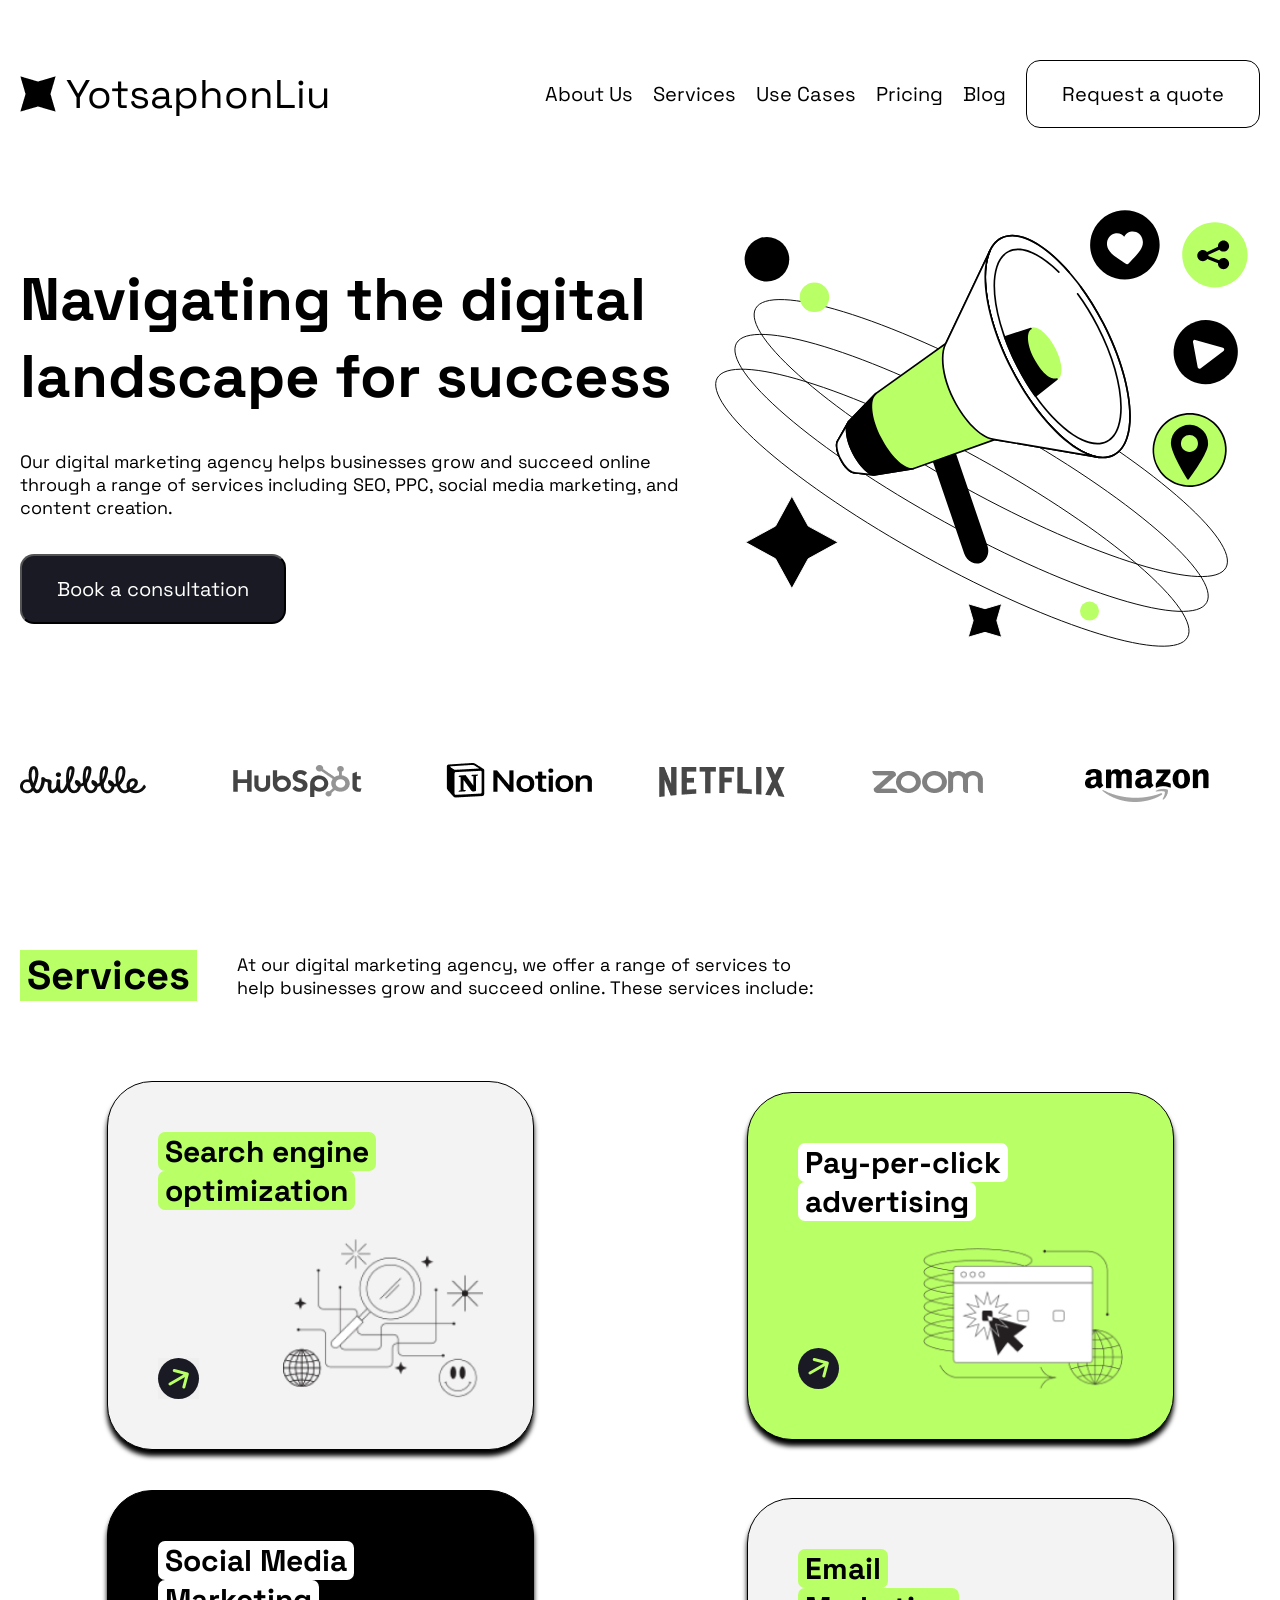
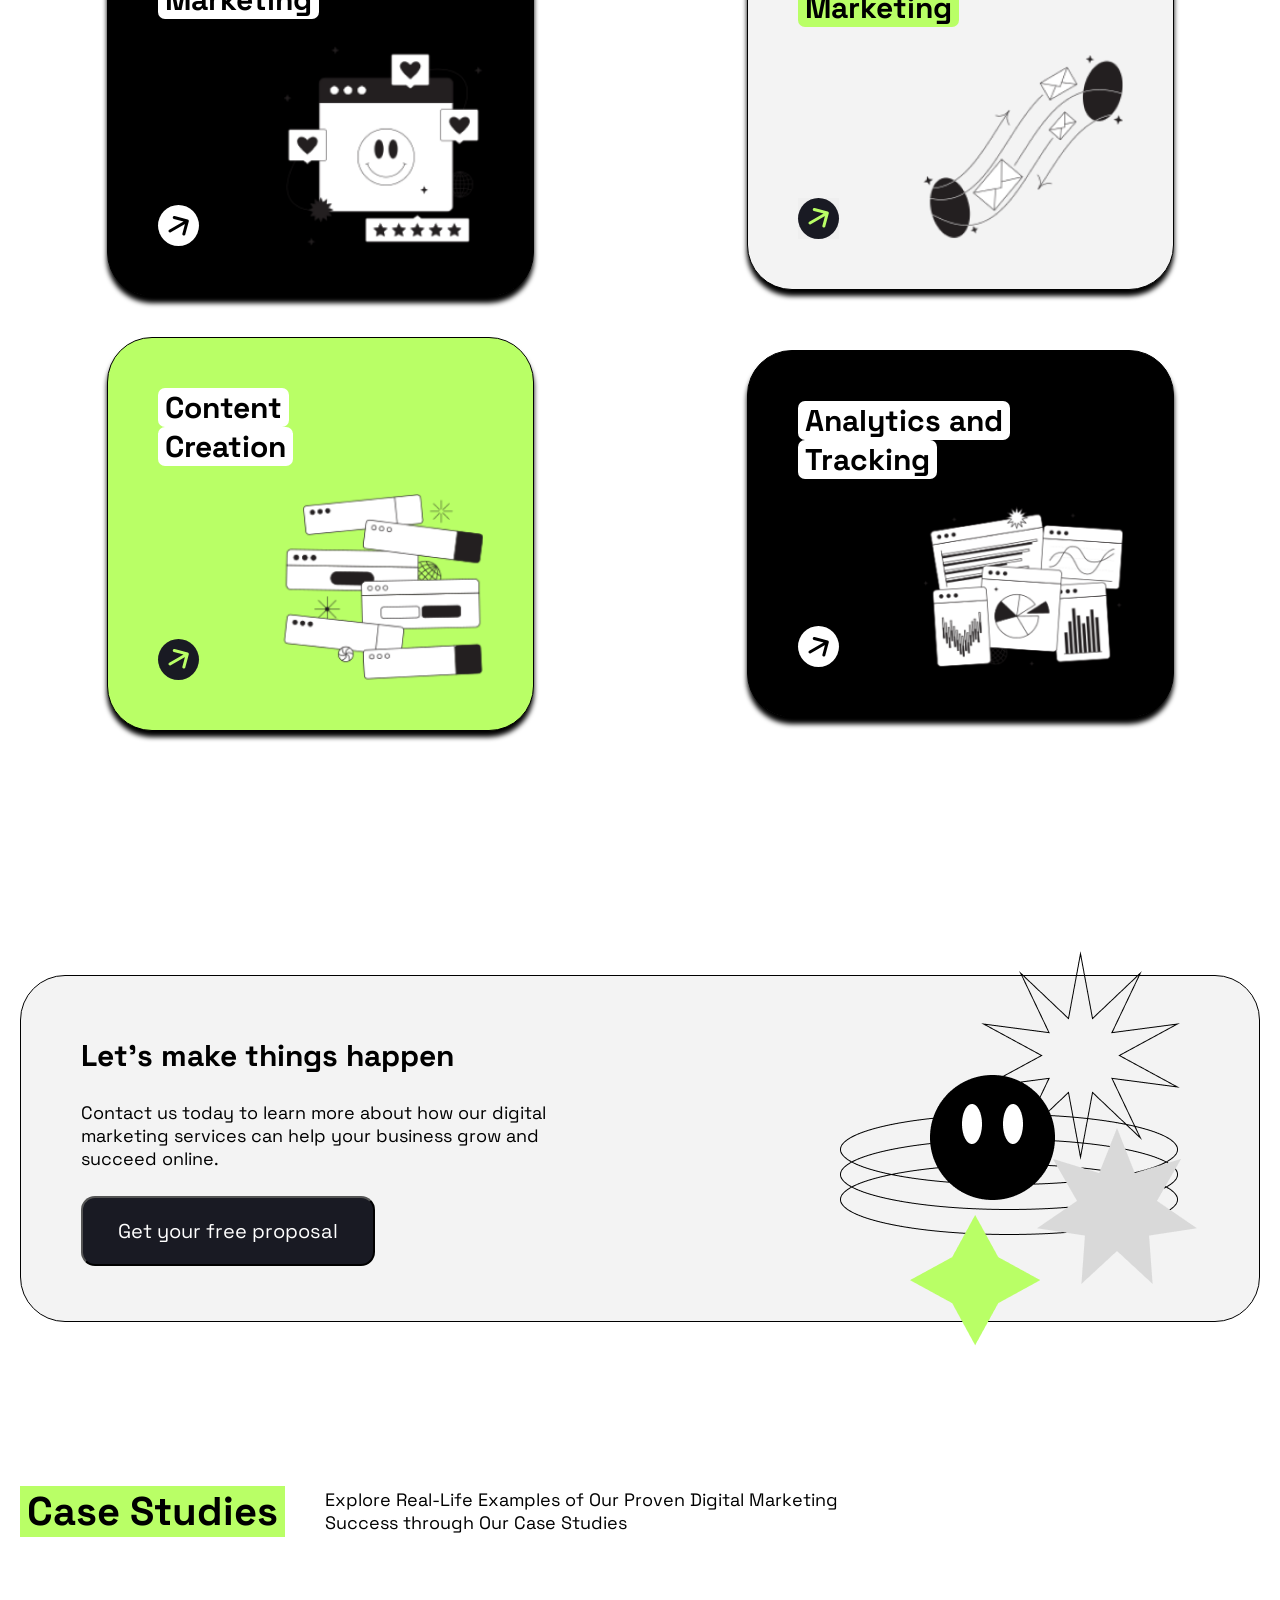
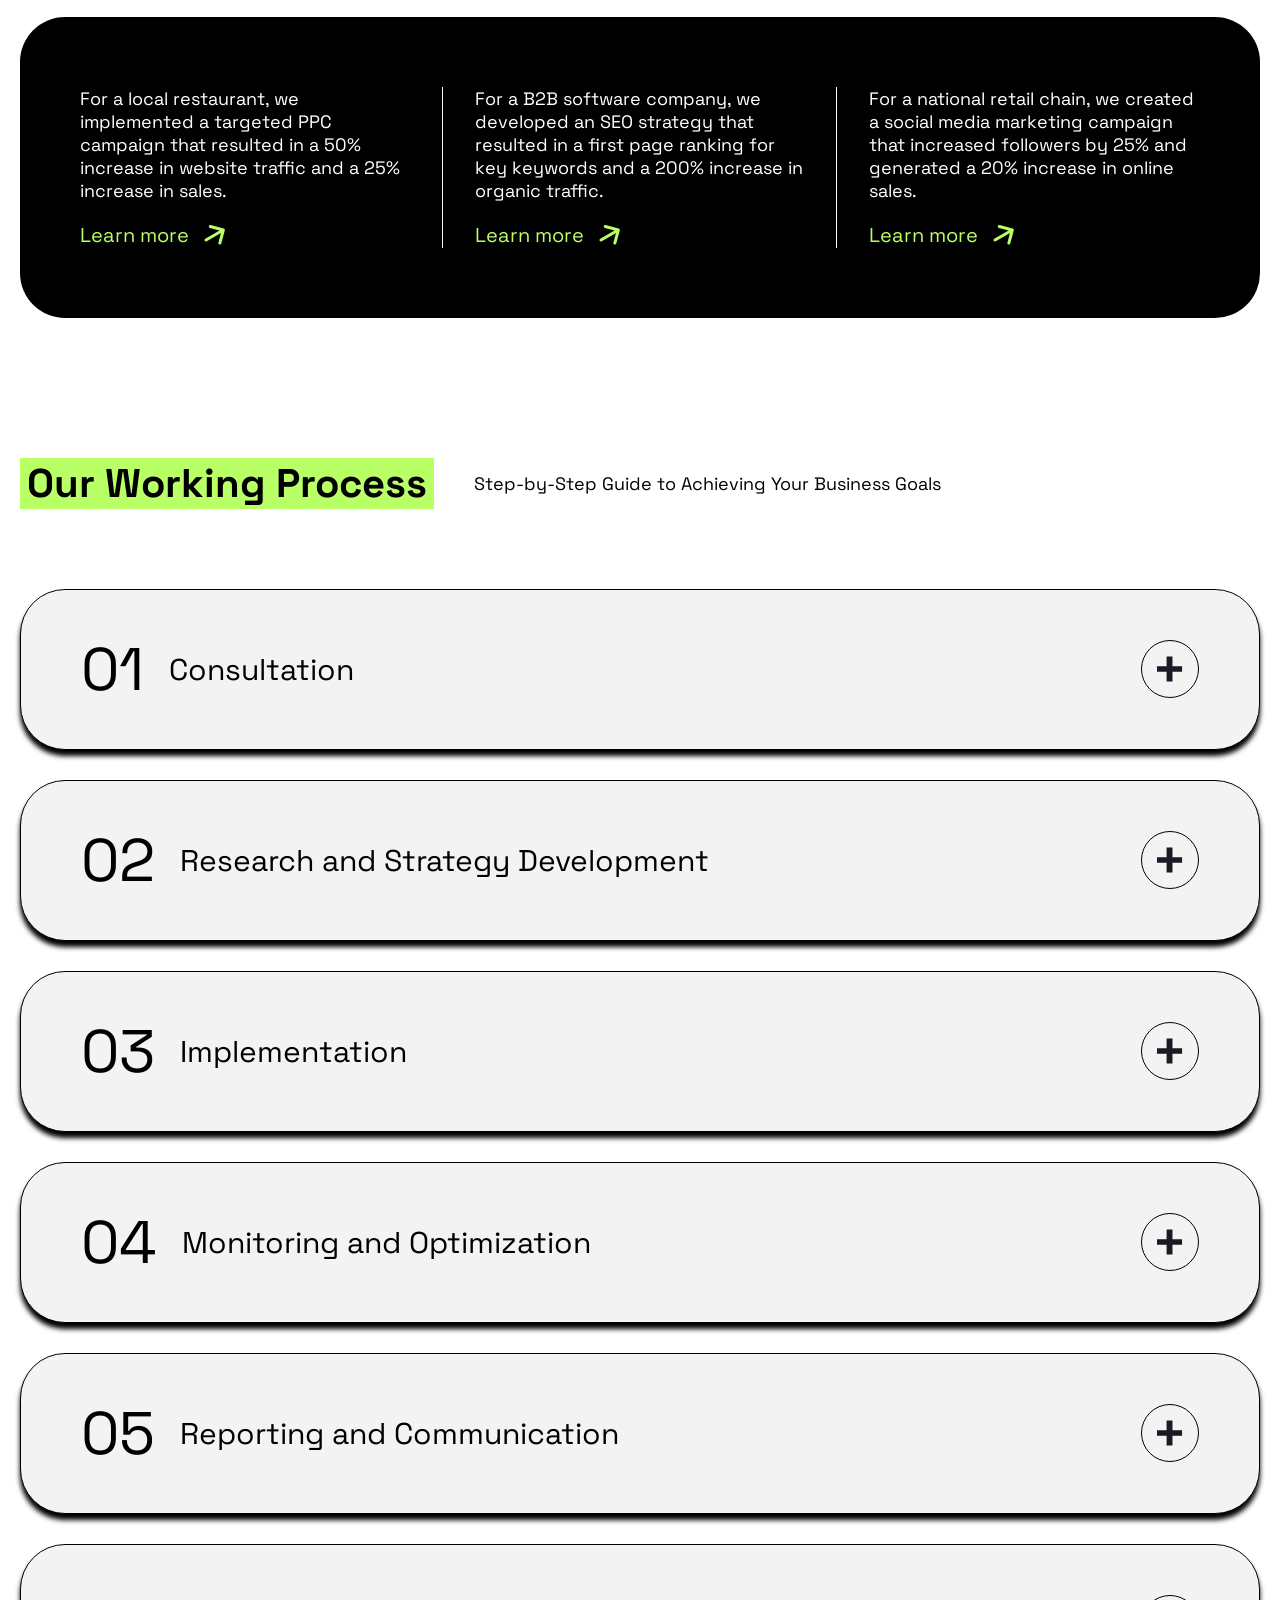
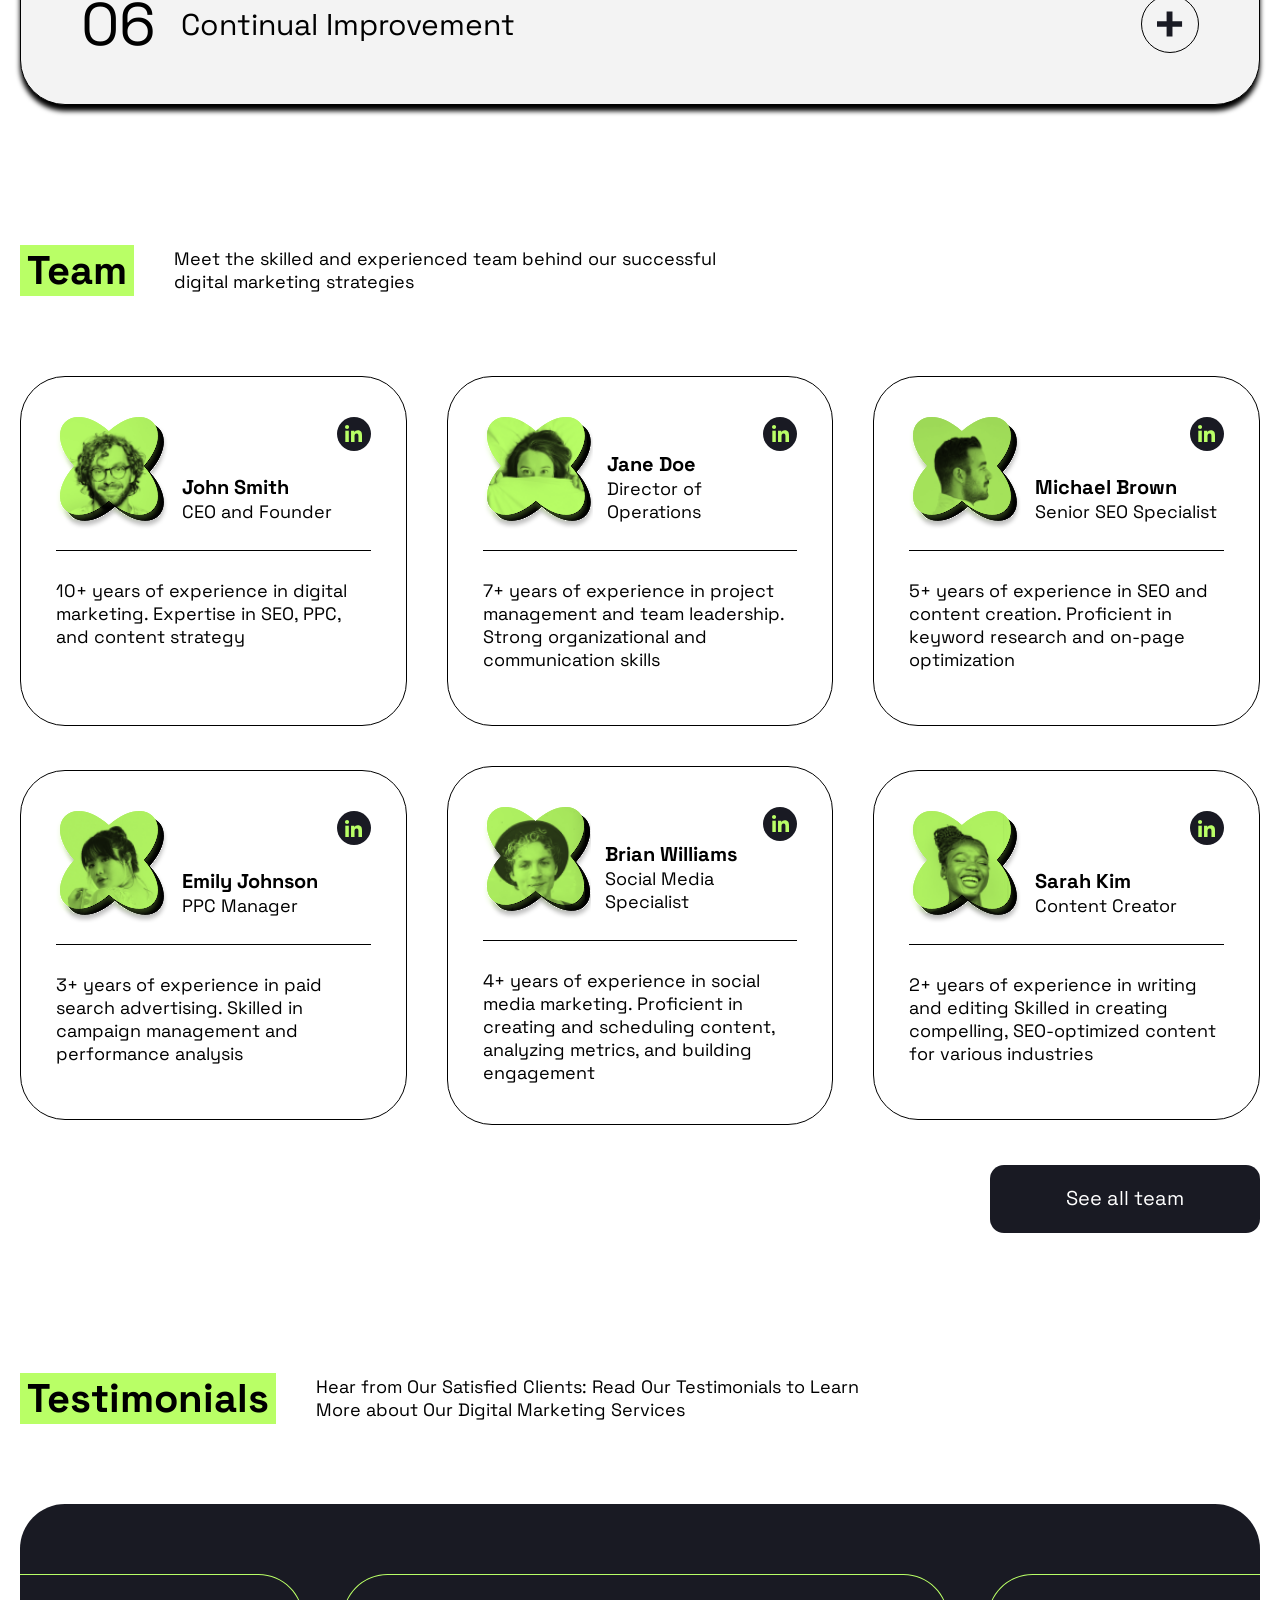
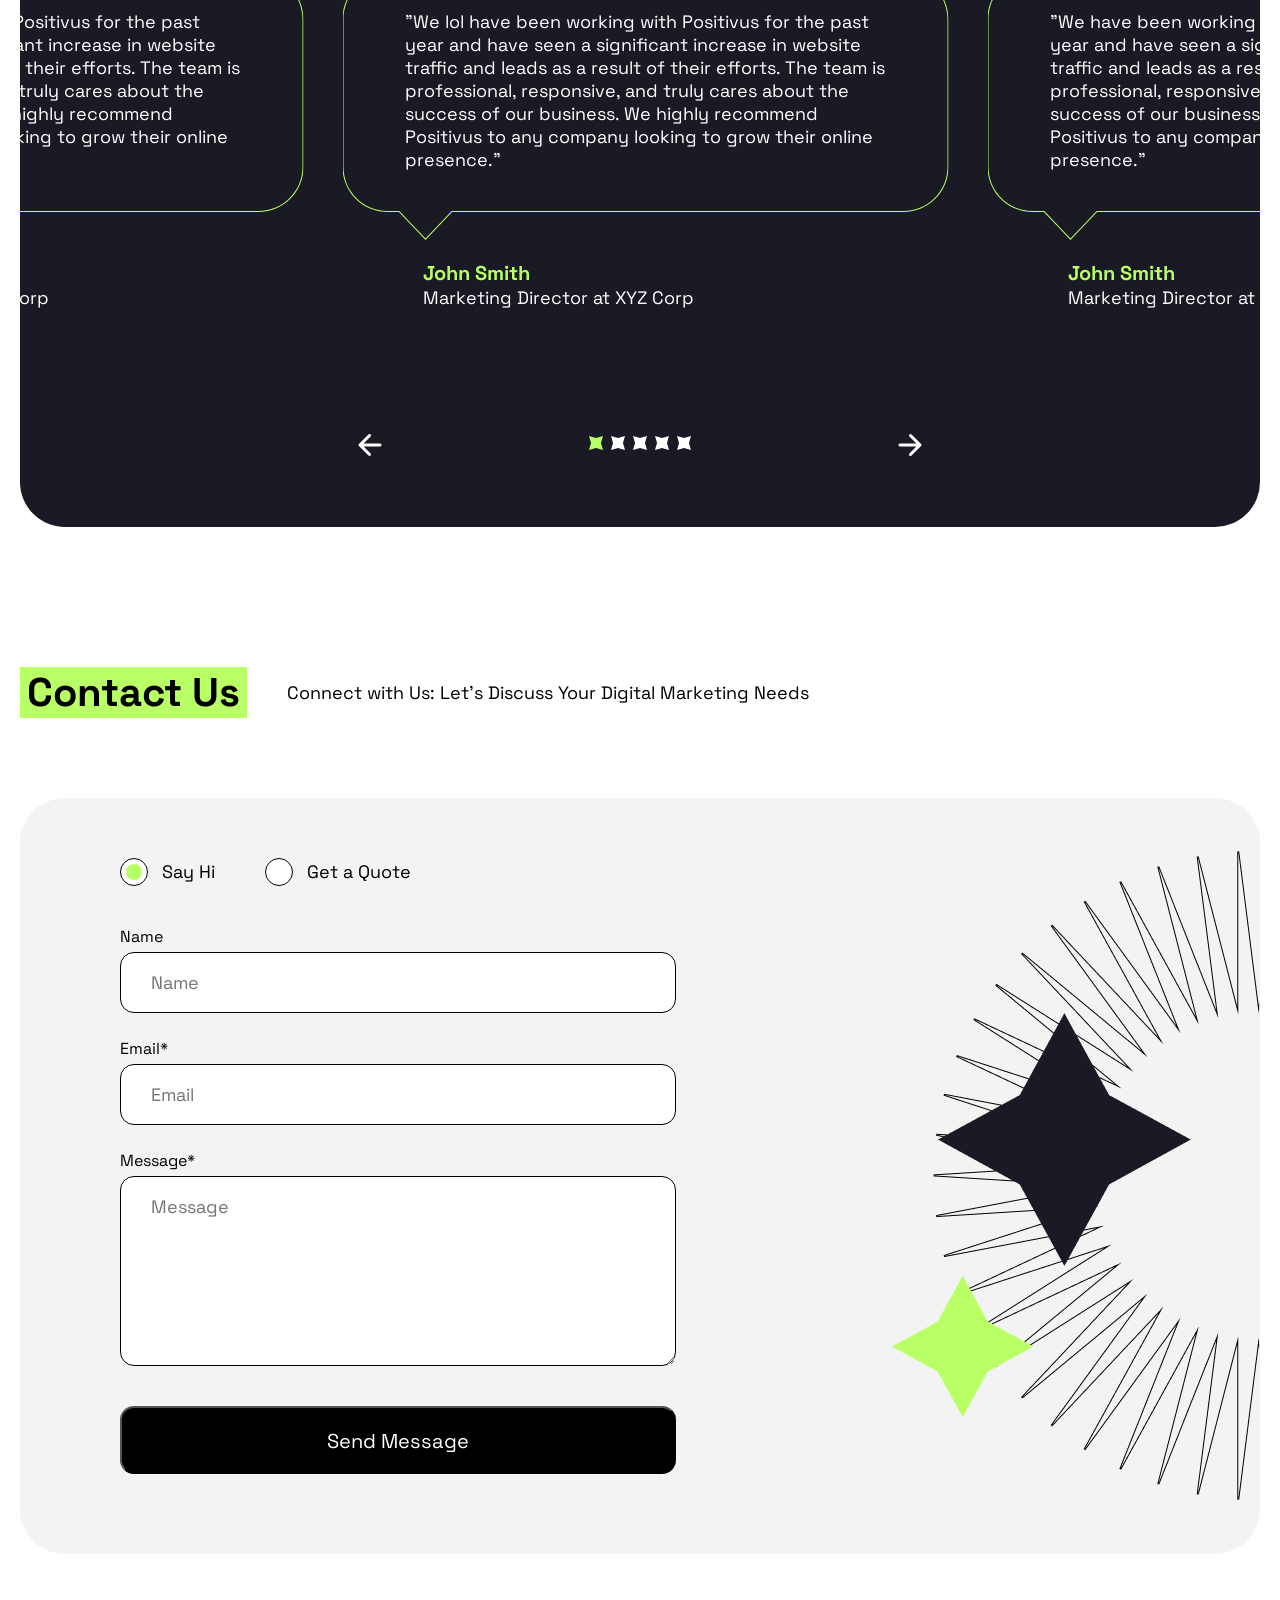
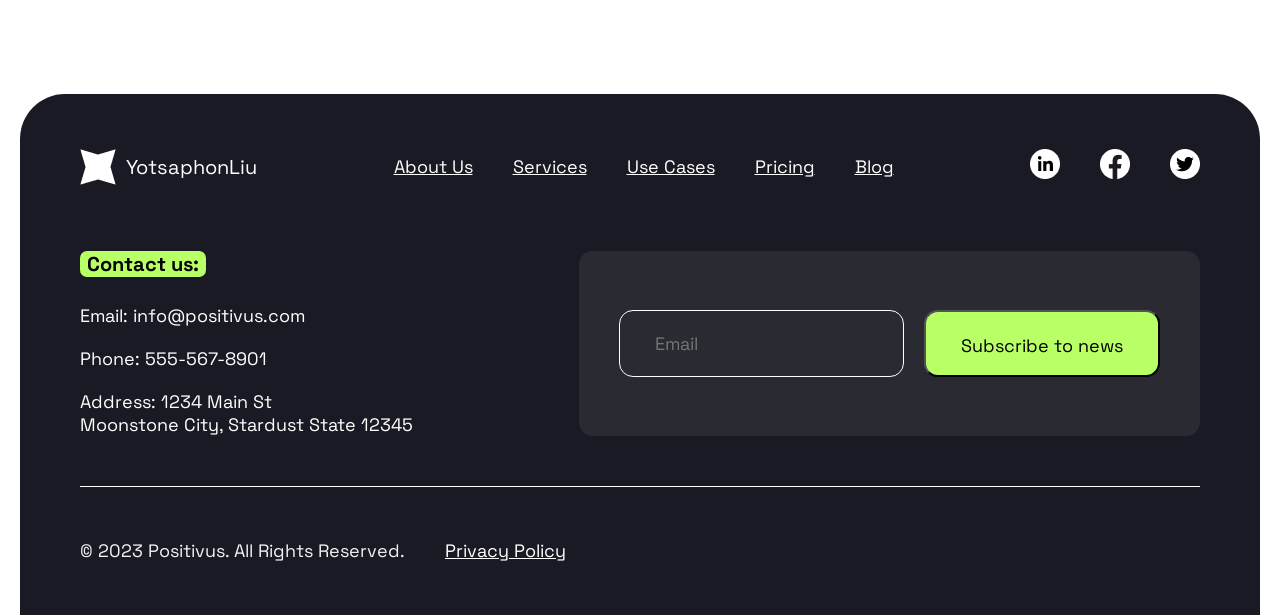
<file: index.html>
<!DOCTYPE html>
<html lang="en">
  <head>
    <meta charset="UTF-8" />
    <meta name="viewport" content="width=device-width, initial-scale=1.0" />
    <title>Positivus</title>

    <link
      rel="stylesheet"
      href="https://cdn.jsdelivr.net/npm/swiper@11/swiper-bundle.min.css"
    />

    <link rel="stylesheet" href="/css/style.css" />
  </head>
  <body>
    <nav>
      <div class="container">
        <div class="nav-wrapper">
          <div class="logo">
            <a href="#">
              <img src="/asset/icons/Icon.png" alt="icon" />
              <span>YotsaphonLiu</span>
            </a>
          </div>
          <input type="checkbox" id="sidebar-active" />
          <div class="hamberger-icon" id="hamberger-icon">
            <svg
              width="26"
              height="19"
              viewBox="0 0 26 19"
              xmlns="http://www.w3.org/2000/svg"
            >
              <path
                d="M1 1.80664H25"
                stroke="black"
                stroke-width="2"
                stroke-linecap="round"
              />
              <path
                d="M1 9.80664H25"
                stroke="black"
                stroke-width="2"
                stroke-linecap="round"
              />
              <path
                d="M1 17.8066H25"
                stroke="black"
                stroke-width="2"
                stroke-linecap="round"
              />
            </svg>
          </div>
          <div class="menu">
            <div class="close-icon" id="close-icon">
              <svg
                xmlns="http://www.w3.org/2000/svg"
                height="24px"
                viewBox="0 -960 960 960"
                width="24px"
              >
                <path
                  d="m256-200-56-56 224-224-224-224 56-56 224 224 224-224 56 56-224 224 224 224-56 56-224-224-224 224Z"
                />
              </svg>
            </div>

            <li><a href="#">About Us</a></li>
            <li><a href="#">Services</a></li>
            <li><a href="#">Use Cases</a></li>
            <li><a href="#">Pricing</a></li>
            <li><a href="#">Blog</a></li>
            <li class="menu-btn"><a href="#">Request a quote</a></li>
          </div>
        </div>
      </div>
    </nav>
    <!-- banner -->
    <section class="banner">
      <div class="container">
        <div class="banner-wrapper">
          <div class="banner-info">
            <h1>Navigating the digital landscape for success</h1>
            <div class="banner-img">
              <img src="/asset/icons/svg/Illustration.svg" alt="" />
            </div>
            <p>
              Our digital marketing agency helps businesses grow and succeed
              online through a range of services including SEO, PPC, social
              media marketing, and content creation.
            </p>
            <button class="banner-btn">
              <a href="#">Book a consultation</a>
            </button>
          </div>

          <div class="banner-img">
            <img src="/asset/icons/svg/Illustration.svg" alt="" />
          </div>
        </div>
      </div>
    </section>
    <!-- logo-of-companys -->
    <section class="logo-types">
      <div class="container">
        <div class="logo-types-wrapper">
          <div class="swiper laptop-logo-swipe">
            <div class="swiper-wrapper">
              <div class="swiper-slide">
                <img src="/asset/logo/amazon.png" alt="amazon" />
              </div>
              <div class="swiper-slide">
                <img src="/asset/logo/dribbble.png" alt="dribbble" />
              </div>
              <div class="swiper-slide">
                <img src="/asset/logo/hubspot.png" alt="hubspot" />
              </div>
              <div class="swiper-slide">
                <img src="/asset/logo/notion.png" alt="notion" />
              </div>
              <div class="swiper-slide">
                <img src="/asset/logo/netflix.png" alt="netflix" />
              </div>
              <div class="swiper-slide">
                <img src="/asset/logo/zoom.png" alt="zoom" />
              </div>
              <div class="swiper-slide">
                <img src="/asset/logo/amazon.png" alt="amazon" />
              </div>
              <div class="swiper-slide">
                <img src="/asset/logo/dribbble.png" alt="dribbble" />
              </div>
              <div class="swiper-slide">
                <img src="/asset/logo/hubspot.png" alt="hubspot" />
              </div>
              <div class="swiper-slide">
                <img src="/asset/logo/notion.png" alt="notion" />
              </div>
              <div class="swiper-slide">
                <img src="/asset/logo/netflix.png" alt="netflix" />
              </div>
              <div class="swiper-slide">
                <img src="/asset/logo/zoom.png" alt="zoom" />
              </div>
            </div>
          </div>
        </div>
        <div class="logo-types-mobile-carousel">
          <div class="carousel-track">
            <div class="swiper r-logo-swipe">
              <div class="swiper-wrapper">
                <div class="swiper-slide">
                  <img src="/asset/logo/amazon.png" alt="amazon" />
                </div>
                <div class="swiper-slide">
                  <img src="/asset/logo/dribbble.png" alt="dribbble" />
                </div>
                <div class="swiper-slide">
                  <img src="/asset/logo/hubspot.png" alt="hubspot" />
                </div>
                <div class="swiper-slide">
                  <img src="/asset/logo/amazon.png" alt="amazon" />
                </div>
                <div class="swiper-slide">
                  <img src="/asset/logo/dribbble.png" alt="dribbble" />
                </div>
                <div class="swiper-slide">
                  <img src="/asset/logo/hubspot.png" alt="hubspot" />
                </div>
              </div>
            </div>

            <div class="swiper l-logo-swipe">
              <div class="swiper-wrapper">
                <div class="swiper-slide">
                  <img src="/asset/logo/notion.png" alt="notion" />
                </div>
                <div class="swiper-slide">
                  <img src="/asset/logo/netflix.png" alt="netflix" />
                </div>
                <div class="swiper-slide">
                  <img src="/asset/logo/zoom.png" alt="zoom" />
                </div>
                <div class="swiper-slide">
                  <img src="/asset/logo/notion.png" alt="notion" />
                </div>
                <div class="swiper-slide">
                  <img src="/asset/logo/netflix.png" alt="netflix" />
                </div>
                <div class="swiper-slide">
                  <img src="/asset/logo/zoom.png" alt="zoom" />
                </div>
              </div>
            </div>
          </div>
        </div>
      </div>
    </section>
    <!-- services -->
    <section class="services">
      <div class="container">
        <div class="section-card">
          <div class="services-wrapper">
            <div class="container-header">
              <h2>Services</h2>
              <p>
                At our digital marketing agency, we offer a range of services to
                help businesses grow and succeed online. These services include:
              </p>
            </div>
            <div class="services-grid">
              <div class="services-grid-item">
                <div class="services-grid-item-info-title">
                  <h3>Search engine</h3>
                  <br />
                  <h3>optimization</h3>
                </div>
                <button class="learn-more-btn">
                  <div class="arrow-icon">
                    <svg
                      width="21"
                      height="20"
                      viewBox="0 0 21 20"
                      xmlns="http://www.w3.org/2000/svg"
                    >
                      <path
                        d="M1.25 13.701C0.532561 14.1152 0.286748 15.0326 0.700962 15.75C1.11518 16.4674 2.03256 16.7133 2.75 16.299L1.25 13.701ZM20.7694 5.38823C20.9838 4.58803 20.5089 3.76552 19.7087 3.55111L6.66874 0.0570541C5.86854 -0.157359 5.04603 0.317515 4.83162 1.11771C4.61721 1.91791 5.09208 2.74042 5.89228 2.95483L17.4834 6.06066L14.3776 17.6518C14.1631 18.452 14.638 19.2745 15.4382 19.4889C16.2384 19.7033 17.0609 19.2284 17.2753 18.4282L20.7694 5.38823ZM2.75 16.299L20.0705 6.29904L18.5705 3.70096L1.25 13.701L2.75 16.299Z"
                      />
                    </svg>
                  </div>
                  <div class="learn-more-text">Learn more</div>
                </button>
                <div class="services-grid-item-img">
                  <img src="/asset/interface/zoom.png" alt="zoom" />
                </div>
              </div>
              <div class="services-grid-item">
                <div class="services-grid-item-info">
                  <div class="services-grid-item-info-title">
                    <h3>Pay-per-click</h3>
                    <br />
                    <h3>advertising</h3>
                  </div>
                  <button class="learn-more-btn">
                    <div class="arrow-icon">
                      <svg
                        width="21"
                        height="20"
                        viewBox="0 0 21 20"
                        xmlns="http://www.w3.org/2000/svg"
                      >
                        <path
                          d="M1.25 13.701C0.532561 14.1152 0.286748 15.0326 0.700962 15.75C1.11518 16.4674 2.03256 16.7133 2.75 16.299L1.25 13.701ZM20.7694 5.38823C20.9838 4.58803 20.5089 3.76552 19.7087 3.55111L6.66874 0.0570541C5.86854 -0.157359 5.04603 0.317515 4.83162 1.11771C4.61721 1.91791 5.09208 2.74042 5.89228 2.95483L17.4834 6.06066L14.3776 17.6518C14.1631 18.452 14.638 19.2745 15.4382 19.4889C16.2384 19.7033 17.0609 19.2284 17.2753 18.4282L20.7694 5.38823ZM2.75 16.299L20.0705 6.29904L18.5705 3.70096L1.25 13.701L2.75 16.299Z"
                        />
                      </svg>
                    </div>
                    <div class="learn-more-text">Learn more</div>
                  </button>
                </div>
                <div class="services-grid-item-img">
                  <img src="/asset/interface/click.png" alt="click" />
                </div>
              </div>
              <div class="services-grid-item">
                <div class="services-grid-item-info">
                  <div class="services-grid-item-info-title">
                    <h3>Social Media</h3>
                    <br />
                    <h3>Marketing</h3>
                  </div>
                  <button class="learn-more-btn">
                    <div class="arrow-icon">
                      <svg
                        width="21"
                        height="20"
                        viewBox="0 0 21 20"
                        xmlns="http://www.w3.org/2000/svg"
                      >
                        <path
                          d="M1.25 13.701C0.532561 14.1152 0.286748 15.0326 0.700962 15.75C1.11518 16.4674 2.03256 16.7133 2.75 16.299L1.25 13.701ZM20.7694 5.38823C20.9838 4.58803 20.5089 3.76552 19.7087 3.55111L6.66874 0.0570541C5.86854 -0.157359 5.04603 0.317515 4.83162 1.11771C4.61721 1.91791 5.09208 2.74042 5.89228 2.95483L17.4834 6.06066L14.3776 17.6518C14.1631 18.452 14.638 19.2745 15.4382 19.4889C16.2384 19.7033 17.0609 19.2284 17.2753 18.4282L20.7694 5.38823ZM2.75 16.299L20.0705 6.29904L18.5705 3.70096L1.25 13.701L2.75 16.299Z"
                        />
                      </svg>
                    </div>
                    <div class="learn-more-text">Learn more</div>
                  </button>
                </div>
                <div class="services-grid-item-img">
                  <img src="/asset/interface/smile.png" alt="smile" />
                </div>
              </div>
              <div class="services-grid-item">
                <div class="services-grid-item-info">
                  <div class="services-grid-item-info-title">
                    <h3>Email</h3>
                    <br />
                    <h3>Marketing</h3>
                  </div>
                  <button class="learn-more-btn">
                    <div class="arrow-icon">
                      <svg
                        width="21"
                        height="20"
                        viewBox="0 0 21 20"
                        xmlns="http://www.w3.org/2000/svg"
                      >
                        <path
                          d="M1.25 13.701C0.532561 14.1152 0.286748 15.0326 0.700962 15.75C1.11518 16.4674 2.03256 16.7133 2.75 16.299L1.25 13.701ZM20.7694 5.38823C20.9838 4.58803 20.5089 3.76552 19.7087 3.55111L6.66874 0.0570541C5.86854 -0.157359 5.04603 0.317515 4.83162 1.11771C4.61721 1.91791 5.09208 2.74042 5.89228 2.95483L17.4834 6.06066L14.3776 17.6518C14.1631 18.452 14.638 19.2745 15.4382 19.4889C16.2384 19.7033 17.0609 19.2284 17.2753 18.4282L20.7694 5.38823ZM2.75 16.299L20.0705 6.29904L18.5705 3.70096L1.25 13.701L2.75 16.299Z"
                        />
                      </svg>
                    </div>
                    <div class="learn-more-text">Learn more</div>
                  </button>
                </div>
                <div class="services-grid-item-img">
                  <img src="/asset/interface/message.png" alt="message" />
                </div>
              </div>
              <div class="services-grid-item">
                <div class="services-grid-item-info">
                  <div class="services-grid-item-info-title">
                    <h3>Content</h3>
                    <br />
                    <h3>Creation</h3>
                  </div>
                  <button class="learn-more-btn">
                    <div class="arrow-icon">
                      <svg
                        width="21"
                        height="20"
                        viewBox="0 0 21 20"
                        xmlns="http://www.w3.org/2000/svg"
                      >
                        <path
                          d="M1.25 13.701C0.532561 14.1152 0.286748 15.0326 0.700962 15.75C1.11518 16.4674 2.03256 16.7133 2.75 16.299L1.25 13.701ZM20.7694 5.38823C20.9838 4.58803 20.5089 3.76552 19.7087 3.55111L6.66874 0.0570541C5.86854 -0.157359 5.04603 0.317515 4.83162 1.11771C4.61721 1.91791 5.09208 2.74042 5.89228 2.95483L17.4834 6.06066L14.3776 17.6518C14.1631 18.452 14.638 19.2745 15.4382 19.4889C16.2384 19.7033 17.0609 19.2284 17.2753 18.4282L20.7694 5.38823ZM2.75 16.299L20.0705 6.29904L18.5705 3.70096L1.25 13.701L2.75 16.299Z"
                        />
                      </svg>
                    </div>
                    <div class="learn-more-text">Learn more</div>
                  </button>
                </div>
                <div class="services-grid-item-img">
                  <img src="/asset/interface/interface.png" alt="interface" />
                </div>
              </div>
              <div class="services-grid-item">
                <div class="services-grid-item-info">
                  <div class="services-grid-item-info-title">
                    <h3>Analytics and</h3>
                    <br />
                    <h3>Tracking</h3>
                  </div>
                  <button class="learn-more-btn">
                    <div class="arrow-icon">
                      <svg
                        width="21"
                        height="20"
                        viewBox="0 0 21 20"
                        xmlns="http://www.w3.org/2000/svg"
                      >
                        <path
                          d="M1.25 13.701C0.532561 14.1152 0.286748 15.0326 0.700962 15.75C1.11518 16.4674 2.03256 16.7133 2.75 16.299L1.25 13.701ZM20.7694 5.38823C20.9838 4.58803 20.5089 3.76552 19.7087 3.55111L6.66874 0.0570541C5.86854 -0.157359 5.04603 0.317515 4.83162 1.11771C4.61721 1.91791 5.09208 2.74042 5.89228 2.95483L17.4834 6.06066L14.3776 17.6518C14.1631 18.452 14.638 19.2745 15.4382 19.4889C16.2384 19.7033 17.0609 19.2284 17.2753 18.4282L20.7694 5.38823ZM2.75 16.299L20.0705 6.29904L18.5705 3.70096L1.25 13.701L2.75 16.299Z"
                        />
                      </svg>
                    </div>
                    <div class="learn-more-text">Learn more</div>
                  </button>
                </div>
                <div class="services-grid-item-img">
                  <img src="/asset/interface/chart.png" alt="chart" />
                </div>
              </div>
            </div>
          </div>
        </div>
      </div>
    </section>

    <!-- cta -->
    <section class="cta">
      <div class="container">
        <div class="cta-wrapper">
          <div class="cta-info">
            <h3>Let’s make things happen</h3>
            <p>
              Contact us today to learn more about how our digital marketing
              services can help your business grow and succeed online.
            </p>
            <button class="cta-btn">
              <a href="#">Get your free proposal</a>
            </button>
          </div>
          <div class="cta-img">
            <img src="/asset/interface/Illustration (5).png" alt="cta" />
          </div>
        </div>
      </div>
    </section>

    <!-- case studies -->
    <section class="case-studies">
      <div class="container">
        <div class="section-card">
          <div class="case-studies-wrapper">
            <div class="container-header">
              <h2>Case Studies</h2>
              <p>
                Explore Real-Life Examples of Our Proven Digital Marketing
                Success through Our Case Studies
              </p>
            </div>

            <div class="case-studies-grid">
              <div class="case-studies-item">
                <p>
                  For a local restaurant, we implemented a targeted PPC campaign
                  that resulted in a 50% increase in website traffic and a 25%
                  increase in sales.
                </p>
                <button class="learn-more-btn">
                  <div class="learn-more-text">Learn more</div>
                  <svg
                    width="21"
                    height="20"
                    viewBox="0 0 21 20"
                    xmlns="http://www.w3.org/2000/svg"
                  >
                    <path
                      d="M1.25 13.701C0.532561 14.1152 0.286748 15.0326 0.700962 15.75C1.11518 16.4674 2.03256 16.7133 2.75 16.299L1.25 13.701ZM20.7694 5.38823C20.9838 4.58803 20.5089 3.76552 19.7087 3.55111L6.66874 0.0570541C5.86854 -0.157359 5.04603 0.317515 4.83162 1.11771C4.61721 1.91791 5.09208 2.74042 5.89228 2.95483L17.4834 6.06066L14.3776 17.6518C14.1631 18.452 14.638 19.2745 15.4382 19.4889C16.2384 19.7033 17.0609 19.2284 17.2753 18.4282L20.7694 5.38823ZM2.75 16.299L20.0705 6.29904L18.5705 3.70096L1.25 13.701L2.75 16.299Z"
                    />
                  </svg>
                </button>
              </div>
              <div class="case-studies-item">
                <p>
                  For a B2B software company, we developed an SEO strategy that
                  resulted in a first page ranking for key keywords and a 200%
                  increase in organic traffic.
                </p>
                <button class="learn-more-btn">
                  <div class="learn-more-text">Learn more</div>
                  <svg
                    width="21"
                    height="20"
                    viewBox="0 0 21 20"
                    xmlns="http://www.w3.org/2000/svg"
                  >
                    <path
                      d="M1.25 13.701C0.532561 14.1152 0.286748 15.0326 0.700962 15.75C1.11518 16.4674 2.03256 16.7133 2.75 16.299L1.25 13.701ZM20.7694 5.38823C20.9838 4.58803 20.5089 3.76552 19.7087 3.55111L6.66874 0.0570541C5.86854 -0.157359 5.04603 0.317515 4.83162 1.11771C4.61721 1.91791 5.09208 2.74042 5.89228 2.95483L17.4834 6.06066L14.3776 17.6518C14.1631 18.452 14.638 19.2745 15.4382 19.4889C16.2384 19.7033 17.0609 19.2284 17.2753 18.4282L20.7694 5.38823ZM2.75 16.299L20.0705 6.29904L18.5705 3.70096L1.25 13.701L2.75 16.299Z"
                    />
                  </svg>
                </button>
              </div>
              <div class="case-studies-item">
                <p>
                  For a national retail chain, we created a social media
                  marketing campaign that increased followers by 25% and
                  generated a 20% increase in online sales.
                </p>
                <button class="learn-more-btn">
                  <div class="learn-more-text">Learn more</div>
                  <svg
                    width="21"
                    height="20"
                    viewBox="0 0 21 20"
                    xmlns="http://www.w3.org/2000/svg"
                  >
                    <path
                      d="M1.25 13.701C0.532561 14.1152 0.286748 15.0326 0.700962 15.75C1.11518 16.4674 2.03256 16.7133 2.75 16.299L1.25 13.701ZM20.7694 5.38823C20.9838 4.58803 20.5089 3.76552 19.7087 3.55111L6.66874 0.0570541C5.86854 -0.157359 5.04603 0.317515 4.83162 1.11771C4.61721 1.91791 5.09208 2.74042 5.89228 2.95483L17.4834 6.06066L14.3776 17.6518C14.1631 18.452 14.638 19.2745 15.4382 19.4889C16.2384 19.7033 17.0609 19.2284 17.2753 18.4282L20.7694 5.38823ZM2.75 16.299L20.0705 6.29904L18.5705 3.70096L1.25 13.701L2.75 16.299Z"
                    />
                  </svg>
                </button>
              </div>
            </div>
          </div>
        </div>
      </div>
    </section>

    <!-- our working process -->
    <section class="our-working-process">
      <div class="container">
        <div class="section-card">
          <div class="our-working-process-wrapper">
            <div class="container-header">
              <h2>Our Working Process</h2>
              <p>Step-by-Step Guide to Achieving Your Business Goals</p>
            </div>
            <div class="our-working-process-grid">
              <div class="our-working-process-item">
                <div class="our-working-process-label">
                  <div class="header">
                    <span class="number">01</span>
                    <span class="header-text">Consultation</span>
                  </div>
                  <div class="expand-btn">
                    <img
                      class="plus-icon"
                      src="/asset/icons/svg/+.svg"
                      alt="+"
                    />
                    <img
                      class="minus-icon"
                      src="/asset/icons/svg/-.svg"
                      alt="-"
                    />
                  </div>
                </div>
                <p>
                  During the initial consultation, we will discuss your business
                  goals and objectives, target audience, and current marketing
                  efforts. This will allow us to understand your needs and
                  tailor our services to best fit your requirements.
                </p>
              </div>
              <div class="our-working-process-item">
                <div class="our-working-process-label">
                  <div class="header">
                    <span class="number">02</span>
                    <span class="header-text"
                      >Research and Strategy Development</span
                    >
                  </div>
                  <div class="expand-btn">
                    <img
                      class="plus-icon"
                      src="/asset/icons/svg/+.svg"
                      alt="+"
                    />
                    <img
                      class="minus-icon"
                      src="/asset/icons/svg/-.svg"
                      alt="-"
                    />
                  </div>
                </div>
                <p>
                  During the initial consultation, we will discuss your business
                  goals and objectives, target audience, and current marketing
                  efforts. This will allow us to understand your needs and
                  tailor our services to best fit your requirements.
                </p>
              </div>
              <div class="our-working-process-item">
                <div class="our-working-process-label">
                  <div class="header">
                    <span class="number">03</span>
                    <span class="header-text">Implementation</span>
                  </div>
                  <div class="expand-btn">
                    <img
                      class="plus-icon"
                      src="/asset/icons/svg/+.svg"
                      alt="+"
                    />
                    <img
                      class="minus-icon"
                      src="/asset/icons/svg/-.svg"
                      alt="-"
                    />
                  </div>
                </div>
                <p>
                  During the initial consultation, we will discuss your business
                  goals and objectives, target audience, and current marketing
                  efforts. This will allow us to understand your needs and
                  tailor our services to best fit your requirements.
                </p>
              </div>
              <div class="our-working-process-item">
                <div class="our-working-process-label">
                  <div class="header">
                    <span class="number">04</span>
                    <span class="header-text">Monitoring and Optimization</span>
                  </div>
                  <div class="expand-btn">
                    <img
                      class="plus-icon"
                      src="/asset/icons/svg/+.svg"
                      alt="+"
                    />
                    <img
                      class="minus-icon"
                      src="/asset/icons/svg/-.svg"
                      alt="-"
                    />
                  </div>
                </div>
                <p>
                  During the initial consultation, we will discuss your business
                  goals and objectives, target audience, and current marketing
                  efforts. This will allow us to understand your needs and
                  tailor our services to best fit your requirements.
                </p>
              </div>
              <div class="our-working-process-item">
                <div class="our-working-process-label">
                  <div class="header">
                    <span class="number">05</span>
                    <span class="header-text">Reporting and Communication</span>
                  </div>
                  <div class="expand-btn">
                    <img
                      class="plus-icon"
                      src="/asset/icons/svg/+.svg"
                      alt="+"
                    />
                    <img
                      class="minus-icon"
                      src="/asset/icons/svg/-.svg"
                      alt="-"
                    />
                  </div>
                </div>
                <p>
                  During the initial consultation, we will discuss your business
                  goals and objectives, target audience, and current marketing
                  efforts. This will allow us to understand your needs and
                  tailor our services to best fit your requirements.
                </p>
              </div>
              <div class="our-working-process-item">
                <div class="our-working-process-label">
                  <div class="header">
                    <span class="number">06</span>
                    <span class="header-text">Continual Improvement</span>
                  </div>
                  <div class="expand-btn">
                    <img
                      class="plus-icon"
                      src="/asset/icons/svg/+.svg"
                      alt="+"
                    />
                    <img
                      class="minus-icon"
                      src="/asset/icons/svg/-.svg"
                      alt="-"
                    />
                  </div>
                </div>
                <p>
                  During the initial consultation, we will discuss your business
                  goals and objectives, target audience, and current marketing
                  efforts. This will allow us to understand your needs and
                  tailor our services to best fit your requirements.
                </p>
              </div>
            </div>
          </div>
        </div>
      </div>
    </section>

    <!-- team -->
    <section class="team">
      <div class="container">
        <div class="section-card">
          <div class="team-wrapper">
            <div class="container-header">
              <h2>Team</h2>
              <p>
                Meet the skilled and experienced team behind our successful
                digital marketing strategies
              </p>
            </div>
            <div class="team-grid">
              <div class="team-item">
                <div class="person-title">
                  <div class="flower-container">
                    <img
                      src="/asset/unsplash/christian-buehner-DItYlc26zVI-unsplash 1.png"
                      alt="christian-buehner"
                    />
                  </div>

                  <div class="person-info">
                    <h4>John Smith</h4>
                    <p>CEO and Founder</p>
                  </div>
                  <div class="person-linkedin">
                    <svg
                      width="17"
                      height="17"
                      viewBox="0 0 17 17"
                      xmlns="http://www.w3.org/2000/svg"
                    >
                      <path d="M0.317757 17H3.81308V5.68438H0.317757V17Z" />
                      <path
                        d="M0 2.07188C0 3.1875 0.900311 4.09062 2.06542 4.09062C3.17757 4.09062 4.07788 3.1875 4.07788 2.07188C4.07788 0.95625 3.17757 0 2.06542 0C0.900311 0 0 0.95625 0 2.07188Z"
                      />
                      <path
                        d="M13.4517 17H17V10.7844C17 7.75625 16.3115 5.36562 12.7632 5.36562C11.0685 5.36562 9.90343 6.32188 9.42679 7.225H9.37383V5.68438H6.03738V17H9.53271V11.4219C9.53271 9.93437 9.79751 8.5 11.6511 8.5C13.4517 8.5 13.4517 10.2 13.4517 11.475V17Z"
                      />
                    </svg>
                  </div>
                </div>
                <div class="person-description">
                  <p>
                    10+ years of experience in digital marketing. Expertise in
                    SEO, PPC, and content strategy
                  </p>
                </div>
              </div>
              <div class="team-item">
                <div class="person-title">
                  <div class="flower-container">
                    <img
                      src="/asset/unsplash/alexandra-gorn-smuS_jUZa9I-unsplash 1.png"
                      alt="alexandra-gorn"
                    />
                  </div>

                  <div class="person-info">
                    <h4>Jane Doe</h4>
                    <p>Director of Operations</p>
                  </div>
                  <div class="person-linkedin">
                    <svg
                      width="17"
                      height="17"
                      viewBox="0 0 17 17"
                      xmlns="http://www.w3.org/2000/svg"
                    >
                      <path d="M0.317757 17H3.81308V5.68438H0.317757V17Z" />
                      <path
                        d="M0 2.07188C0 3.1875 0.900311 4.09062 2.06542 4.09062C3.17757 4.09062 4.07788 3.1875 4.07788 2.07188C4.07788 0.95625 3.17757 0 2.06542 0C0.900311 0 0 0.95625 0 2.07188Z"
                      />
                      <path
                        d="M13.4517 17H17V10.7844C17 7.75625 16.3115 5.36562 12.7632 5.36562C11.0685 5.36562 9.90343 6.32188 9.42679 7.225H9.37383V5.68438H6.03738V17H9.53271V11.4219C9.53271 9.93437 9.79751 8.5 11.6511 8.5C13.4517 8.5 13.4517 10.2 13.4517 11.475V17Z"
                      />
                    </svg>
                  </div>
                </div>
                <div class="person-description">
                  <p>
                    7+ years of experience in project management and team
                    leadership. Strong organizational and communication skills
                  </p>
                </div>
              </div>
              <div class="team-item">
                <div class="person-title">
                  <div class="flower-container">
                    <img
                      src="/asset/unsplash/chanvre-quebec-mXu1SpzHq6w-unsplash 1.png"
                      alt="chanvre-quebec"
                    />
                  </div>

                  <div class="person-info">
                    <h4>Michael Brown</h4>
                    <p>Senior SEO Specialist</p>
                  </div>
                  <div class="person-linkedin">
                    <svg
                      width="17"
                      height="17"
                      viewBox="0 0 17 17"
                      xmlns="http://www.w3.org/2000/svg"
                    >
                      <path d="M0.317757 17H3.81308V5.68438H0.317757V17Z" />
                      <path
                        d="M0 2.07188C0 3.1875 0.900311 4.09062 2.06542 4.09062C3.17757 4.09062 4.07788 3.1875 4.07788 2.07188C4.07788 0.95625 3.17757 0 2.06542 0C0.900311 0 0 0.95625 0 2.07188Z"
                      />
                      <path
                        d="M13.4517 17H17V10.7844C17 7.75625 16.3115 5.36562 12.7632 5.36562C11.0685 5.36562 9.90343 6.32188 9.42679 7.225H9.37383V5.68438H6.03738V17H9.53271V11.4219C9.53271 9.93437 9.79751 8.5 11.6511 8.5C13.4517 8.5 13.4517 10.2 13.4517 11.475V17Z"
                      />
                    </svg>
                  </div>
                </div>
                <div class="person-description">
                  <p>
                    5+ years of experience in SEO and content creation.
                    Proficient in keyword research and on-page optimization
                  </p>
                </div>
              </div>
              <div class="team-item">
                <div class="person-title">
                  <div class="flower-container">
                    <img
                      src="/asset/unsplash/feli-ramsanjami-agung-wUe_Q-t4-cI-unsplash 1.png"
                      alt="feli-ramsanjami"
                    />
                  </div>

                  <div class="person-info">
                    <h4>Emily Johnson</h4>
                    <p>PPC Manager</p>
                  </div>
                  <div class="person-linkedin">
                    <svg
                      width="17"
                      height="17"
                      viewBox="0 0 17 17"
                      xmlns="http://www.w3.org/2000/svg"
                    >
                      <path d="M0.317757 17H3.81308V5.68438H0.317757V17Z" />
                      <path
                        d="M0 2.07188C0 3.1875 0.900311 4.09062 2.06542 4.09062C3.17757 4.09062 4.07788 3.1875 4.07788 2.07188C4.07788 0.95625 3.17757 0 2.06542 0C0.900311 0 0 0.95625 0 2.07188Z"
                      />
                      <path
                        d="M13.4517 17H17V10.7844C17 7.75625 16.3115 5.36562 12.7632 5.36562C11.0685 5.36562 9.90343 6.32188 9.42679 7.225H9.37383V5.68438H6.03738V17H9.53271V11.4219C9.53271 9.93437 9.79751 8.5 11.6511 8.5C13.4517 8.5 13.4517 10.2 13.4517 11.475V17Z"
                      />
                    </svg>
                  </div>
                </div>
                <div class="person-description">
                  <p>
                    3+ years of experience in paid search advertising. Skilled
                    in campaign management and performance analysis
                  </p>
                </div>
              </div>
              <div class="team-item">
                <div class="person-title">
                  <div class="flower-container">
                    <img
                      src="/asset/unsplash/ian-dooley-d1UPkiFd04A-unsplash 1.png"
                      alt="ian-dooley"
                    />
                  </div>

                  <div class="person-info">
                    <h4>Brian Williams</h4>
                    <p>Social Media Specialist</p>
                  </div>
                  <div class="person-linkedin">
                    <svg
                      width="17"
                      height="17"
                      viewBox="0 0 17 17"
                      xmlns="http://www.w3.org/2000/svg"
                    >
                      <path d="M0.317757 17H3.81308V5.68438H0.317757V17Z" />
                      <path
                        d="M0 2.07188C0 3.1875 0.900311 4.09062 2.06542 4.09062C3.17757 4.09062 4.07788 3.1875 4.07788 2.07188C4.07788 0.95625 3.17757 0 2.06542 0C0.900311 0 0 0.95625 0 2.07188Z"
                      />
                      <path
                        d="M13.4517 17H17V10.7844C17 7.75625 16.3115 5.36562 12.7632 5.36562C11.0685 5.36562 9.90343 6.32188 9.42679 7.225H9.37383V5.68438H6.03738V17H9.53271V11.4219C9.53271 9.93437 9.79751 8.5 11.6511 8.5C13.4517 8.5 13.4517 10.2 13.4517 11.475V17Z"
                      />
                    </svg>
                  </div>
                </div>
                <div class="person-description">
                  <p>
                    4+ years of experience in social media marketing. Proficient
                    in creating and scheduling content, analyzing metrics, and
                    building engagement
                  </p>
                </div>
              </div>
              <div class="team-item">
                <div class="person-title">
                  <div class="flower-container">
                    <img
                      src="/asset/unsplash/suad-kamardeen-khewjy5l4Zo-unsplash 2.png"
                      alt="suad-kamardeen"
                    />
                  </div>

                  <div class="person-info">
                    <h4>Sarah Kim</h4>
                    <p>Content Creator</p>
                  </div>
                  <div class="person-linkedin">
                    <svg
                      width="17"
                      height="17"
                      viewBox="0 0 17 17"
                      xmlns="http://www.w3.org/2000/svg"
                    >
                      <path d="M0.317757 17H3.81308V5.68438H0.317757V17Z" />
                      <path
                        d="M0 2.07188C0 3.1875 0.900311 4.09062 2.06542 4.09062C3.17757 4.09062 4.07788 3.1875 4.07788 2.07188C4.07788 0.95625 3.17757 0 2.06542 0C0.900311 0 0 0.95625 0 2.07188Z"
                      />
                      <path
                        d="M13.4517 17H17V10.7844C17 7.75625 16.3115 5.36562 12.7632 5.36562C11.0685 5.36562 9.90343 6.32188 9.42679 7.225H9.37383V5.68438H6.03738V17H9.53271V11.4219C9.53271 9.93437 9.79751 8.5 11.6511 8.5C13.4517 8.5 13.4517 10.2 13.4517 11.475V17Z"
                      />
                    </svg>
                  </div>
                </div>
                <div class="person-description">
                  <p>
                    2+ years of experience in writing and editing Skilled in
                    creating compelling, SEO-optimized content for various
                    industries
                  </p>
                </div>
              </div>
            </div>
          </div>
          <div class="all-team-btn">
            <a href="#">See all team</a>
          </div>
        </div>
      </div>
    </section>

    <!-- testimonials -->
    <section class="testimonial">
      <div class="container">
        <div class="section-card">
          <div class="testimonials-wrapper">
            <div class="container-header">
              <h2>Testimonials</h2>
              <p>
                Hear from Our Satisfied Clients: Read Our Testimonials to Learn
                More about Our Digital Marketing Services
              </p>
            </div>
            <div class="swiper xl-testimonail-swiper">
              <div class="swiper-wrapper">
                <div class="swiper-slide">
                  <div class="bubble">
                    <img
                      src="/asset/icons/svg/Bubble.svg"
                      alt="Cloud"
                      class="cloud-quote"
                    />
                    <p>
                      "We lol have been working with Positivus for the past year
                      and have seen a significant increase in website traffic
                      and leads as a result of their efforts. The team is
                      professional, responsive, and truly cares about the
                      success of our business. We highly recommend Positivus to
                      any company looking to grow their online presence."
                    </p>
                  </div>
                  <div class="testimonial-person">
                    <h4>John Smith</h4>
                    <p>Marketing Director at XYZ Corp</p>
                  </div>
                </div>
                <div class="swiper-slide">
                  <div class="bubble">
                    <img
                      src="/asset/icons/svg/Bubble.svg"
                      alt="Cloud"
                      class="cloud-quote"
                    />
                    <p>
                      "We have been working with Positivus for the past year and
                      have seen a significant increase in website traffic and
                      leads as a result of their efforts. The team is
                      professional, responsive, and truly cares about the
                      success of our business. We highly recommend Positivus to
                      any company looking to grow their online presence."
                    </p>
                  </div>
                  <div class="testimonial-person">
                    <h4>John Smith</h4>
                    <p>Marketing Director at XYZ Corp</p>
                  </div>
                </div>
                <div class="swiper-slide">
                  <div class="bubble">
                    <img
                      src="/asset/icons/svg/Bubble.svg"
                      alt="Cloud"
                      class="cloud-quote"
                    />
                    <p>
                      "Hello We JINX have been working with Positivus for the
                      past year and have seen a significant increase in website
                      traffic and leads as a result of their efforts. The team
                      is professional, responsive, and truly cares about the
                      success of our business. We highly recommend Positivus to
                      any company looking to grow their online presence."
                    </p>
                  </div>
                  <div class="testimonial-person">
                    <h4>John Smith</h4>
                    <p>Marketing Director at XYZ Corp</p>
                  </div>
                </div>
                <div class="swiper-slide">
                  <div class="bubble">
                    <img
                      src="/asset/icons/svg/Bubble.svg"
                      alt="Cloud"
                      class="cloud-quote"
                    />
                    <p>
                      "We have been working with Positivus for the past year and
                      have seen a significant increase in website traffic and
                      leads as a result of their efforts. The team is
                      professional, responsive, and truly cares about the
                      success of our business. We highly recommend Positivus to
                      any company looking to grow their online presence."
                    </p>
                  </div>
                  <div class="testimonial-person">
                    <h4>John Smith</h4>
                    <p>Marketing Director at XYZ Corp</p>
                  </div>
                </div>
                <div class="swiper-slide">
                  <div class="bubble">
                    <img
                      src="/asset/icons/svg/Bubble.svg"
                      alt="Cloud"
                      class="cloud-quote"
                    />
                    <p>
                      "We have been working with Positivus for the past year and
                      have seen a significant increase in website traffic and
                      leads as a result of their efforts. The team is
                      professional, responsive, and truly cares about the
                      success of our business. We highly recommend Positivus to
                      any company looking to grow their online presence."
                    </p>
                  </div>
                  <div class="testimonial-person">
                    <h4>John Smith</h4>
                    <p>Marketing Director at XYZ Corp</p>
                  </div>
                </div>
              </div>

              <div class="swiper-navigation">
                <div class="left-arrow">
                  <svg
                    width="24"
                    height="24"
                    viewBox="0 0 24 24"
                    xmlns="http://www.w3.org/2000/svg"
                  >
                    <path
                      d="M22 13.5C22.8284 13.5 23.5 12.8284 23.5 12C23.5 11.1716 22.8284 10.5 22 10.5L22 13.5ZM0.939341 10.9393C0.353554 11.5251 0.353554 12.4749 0.93934 13.0607L10.4853 22.6066C11.0711 23.1924 12.0208 23.1924 12.6066 22.6066C13.1924 22.0208 13.1924 21.0711 12.6066 20.4853L4.12132 12L12.6066 3.51472C13.1924 2.92893 13.1924 1.97918 12.6066 1.3934C12.0208 0.807611 11.0711 0.807611 10.4853 1.3934L0.939341 10.9393ZM22 10.5L2 10.5L2 13.5L22 13.5L22 10.5Z"
                    />
                  </svg>
                </div>
                <div class="swiper-pagination"></div>
                <div class="right-arrow">
                  <svg
                    width="24"
                    height="24"
                    viewBox="0 0 24 24"
                    xmlns="http://www.w3.org/2000/svg"
                  >
                    <path
                      d="M22 13.5C22.8284 13.5 23.5 12.8284 23.5 12C23.5 11.1716 22.8284 10.5 22 10.5L22 13.5ZM0.939341 10.9393C0.353554 11.5251 0.353554 12.4749 0.93934 13.0607L10.4853 22.6066C11.0711 23.1924 12.0208 23.1924 12.6066 22.6066C13.1924 22.0208 13.1924 21.0711 12.6066 20.4853L4.12132 12L12.6066 3.51472C13.1924 2.92893 13.1924 1.97918 12.6066 1.3934C12.0208 0.807611 11.0711 0.807611 10.4853 1.3934L0.939341 10.9393ZM22 10.5L2 10.5L2 13.5L22 13.5L22 10.5Z"
                    />
                  </svg>
                </div>
              </div>
            </div>
            <div class="swiper s-testimonail-swiper">
              <div class="swiper-wrapper">
                <div class="swiper-slide">
                  <div class="bubble">
                    <img
                      src="/asset/interface/Positivus Landing Page Design (1).png"
                      alt="Cloud"
                      class="cloud-quote"
                    />
                    <p>
                      "We lol have been working with Positivus for the past year
                      and have seen a significant increase in website traffic
                      and leads as a result of their efforts. The team is
                      professional, responsive, and truly cares about the
                      success of our business. We highly recommend Positivus to
                      any company looking to grow their online presence."
                    </p>
                  </div>
                  <div class="testimonial-person">
                    <h4>John Smith</h4>
                    <p>Marketing Director at XYZ Corp</p>
                  </div>
                </div>
                <div class="swiper-slide">
                  <div class="bubble">
                    <img
                      src="/asset/interface/Positivus Landing Page Design (1).png"
                      alt="Cloud"
                      class="cloud-quote"
                    />
                    <p>
                      "We have been working with Positivus for the past year and
                      have seen a significant increase in website traffic and
                      leads as a result of their efforts. The team is
                      professional, responsive, and truly cares about the
                      success of our business. We highly recommend Positivus to
                      any company looking to grow their online presence."
                    </p>
                  </div>
                  <div class="testimonial-person">
                    <h4>John Smith</h4>
                    <p>Marketing Director at XYZ Corp</p>
                  </div>
                </div>
                <div class="swiper-slide">
                  <div class="bubble">
                    <img
                      src="/asset/interface/Positivus Landing Page Design (1).png"
                      alt="Cloud"
                      class="cloud-quote"
                    />
                    <p>
                      "Hello We JINX have been working with Positivus for the
                      past year and have seen a significant increase in website
                      traffic and leads as a result of their efforts. The team
                      is professional, responsive, and truly cares about the
                      success of our business. We highly recommend Positivus to
                      any company looking to grow their online presence."
                    </p>
                  </div>
                  <div class="testimonial-person">
                    <h4>John Smith</h4>
                    <p>Marketing Director at XYZ Corp</p>
                  </div>
                </div>
                <div class="swiper-slide">
                  <div class="bubble">
                    <img
                      src="/asset/interface/Positivus Landing Page Design (1).png"
                      alt="Cloud"
                      class="cloud-quote"
                    />
                    <p>
                      "We have been working with Positivus for the past year and
                      have seen a significant increase in website traffic and
                      leads as a result of their efforts. The team is
                      professional, responsive, and truly cares about the
                      success of our business. We highly recommend Positivus to
                      any company looking to grow their online presence."
                    </p>
                  </div>
                  <div class="testimonial-person">
                    <h4>John Smith</h4>
                    <p>Marketing Director at XYZ Corp</p>
                  </div>
                </div>
                <div class="swiper-slide">
                  <div class="bubble">
                    <img
                      src="/asset/interface/Positivus Landing Page Design (1).png"
                      alt="Cloud"
                      class="cloud-quote"
                    />
                    <p>
                      "We have been working with Positivus for the past year and
                      have seen a significant increase in website traffic and
                      leads as a result of their efforts. The team is
                      professional, responsive, and truly cares about the
                      success of our business. We highly recommend Positivus to
                      any company looking to grow their online presence."
                    </p>
                  </div>
                  <div class="testimonial-person">
                    <h4>John Smith</h4>
                    <p>Marketing Director at XYZ Corp</p>
                  </div>
                </div>
              </div>

              <div class="swiper-navigation">
                <div class="left-arrow">
                  <svg
                    width="24"
                    height="24"
                    viewBox="0 0 24 24"
                    xmlns="http://www.w3.org/2000/svg"
                  >
                    <path
                      d="M22 13.5C22.8284 13.5 23.5 12.8284 23.5 12C23.5 11.1716 22.8284 10.5 22 10.5L22 13.5ZM0.939341 10.9393C0.353554 11.5251 0.353554 12.4749 0.93934 13.0607L10.4853 22.6066C11.0711 23.1924 12.0208 23.1924 12.6066 22.6066C13.1924 22.0208 13.1924 21.0711 12.6066 20.4853L4.12132 12L12.6066 3.51472C13.1924 2.92893 13.1924 1.97918 12.6066 1.3934C12.0208 0.807611 11.0711 0.807611 10.4853 1.3934L0.939341 10.9393ZM22 10.5L2 10.5L2 13.5L22 13.5L22 10.5Z"
                    />
                  </svg>
                </div>
                <div class="swiper-pagination"></div>
                <div class="right-arrow">
                  <svg
                    width="24"
                    height="24"
                    viewBox="0 0 24 24"
                    xmlns="http://www.w3.org/2000/svg"
                  >
                    <path
                      d="M22 13.5C22.8284 13.5 23.5 12.8284 23.5 12C23.5 11.1716 22.8284 10.5 22 10.5L22 13.5ZM0.939341 10.9393C0.353554 11.5251 0.353554 12.4749 0.93934 13.0607L10.4853 22.6066C11.0711 23.1924 12.0208 23.1924 12.6066 22.6066C13.1924 22.0208 13.1924 21.0711 12.6066 20.4853L4.12132 12L12.6066 3.51472C13.1924 2.92893 13.1924 1.97918 12.6066 1.3934C12.0208 0.807611 11.0711 0.807611 10.4853 1.3934L0.939341 10.9393ZM22 10.5L2 10.5L2 13.5L22 13.5L22 10.5Z"
                    />
                  </svg>
                </div>
              </div>
            </div>
          </div>
        </div>
      </div>
    </section>

    <!-- contact us -->
    <section class="contact-us">
      <div class="container">
        <div class="section-card">
          <div class="contact-us-wrapper">
            <div class="container-header">
              <h2>Contact Us</h2>
              <p>Connect with Us: Let's Discuss Your Digital Marketing Needs</p>
            </div>
            <div class="contact-form">
              <form action="/" autocomplete="on" id="contact-form">
                <div class="radio-group">
                  <label>
                    <div>
                      <input
                        type="radio"
                        name="action"
                        value="say-hi"
                        checked
                      />
                    </div>

                    <p>Say Hi</p>
                  </label>
                  <label>
                    <div>
                      <input type="radio" name="action" value="get-a-quote" />
                    </div>

                    <p>Get a Quote</p>
                  </label>
                </div>

                <!-- Name Field -->
                <div class="form-group">
                  <div class="text-group">
                    <label for="name">Name</label>
                    <input
                      type="text"
                      id="name"
                      name="name"
                      placeholder="Name"
                    />
                  </div>

                  <div class="text-group">
                    <label for="email" class="required">Email</label>
                    <input
                      type="email"
                      id="contact-email"
                      name="email"
                      placeholder="Email"
                      autocomplete="email"
                      required
                    />
                  </div>

                  <div class="text-group">
                    <label for="message" class="required">Message</label>
                    <textarea
                      id="message"
                      name="message"
                      placeholder="Message"
                      required
                    ></textarea>
                  </div>
                </div>

                <button type="submit" class="submit-button">
                  Send Message
                </button>
              </form>
              <div class="form-decoration">
                <img src="/asset/interface/Illustration (6).png" alt="" />
              </div>
            </div>
          </div>
        </div>
      </div>
    </section>

    <footer>
      <div class="container">
        <div class="footer-wrapper">
          <div class="footer-nav">
            <div class="logo">
              <a href="#">
                <img src="/asset/icons/Icon.png" alt="icon" />
                <span>YotsaphonLiu</span>
              </a>
            </div>
            <div class="menu">
              <li><a href="#">About Us</a></li>
              <li><a href="#">Services</a></li>
              <li><a href="#">Use Cases</a></li>
              <li><a href="#">Pricing</a></li>
              <li><a href="#">Blog</a></li>
            </div>
            <div class="social">
              <li>
                <a href="#"
                  ><img src="/asset/icons/social/linkedin.png" alt="linkedin"
                /></a>
              </li>
              <li>
                <a href="#"
                  ><img src="/asset/icons/social/fb.png" alt="fb"
                /></a>
              </li>
              <li>
                <a href="#"
                  ><img src="/asset/icons/social/twitter.png" alt="twitter"
                /></a>
              </li>
            </div>
          </div>
          <div class="footer-content">
            <div class="contact-detail">
              <h4>Contact us:</h4>
              <div class="p-group">
                <p>Email: info@positivus.com</p>
                <p>Phone: 555-567-8901</p>
                <p>
                  Address: 1234 Main St <br />
                  Moonstone City, Stardust State 12345
                </p>
              </div>
            </div>
            <form
              action=""
              class="subscribe-form"
              id="subscribe-form"
              autocomplete="on"
            >
              <div class="text-group">
                <input
                  type="email"
                  id="subscribe-email"
                  name="email"
                  placeholder="Email"
                  autocomplete="email"
                  required
                />
              </div>
              <button type="submit" class="submit-button">
                Subscribe to news
              </button>
            </form>
          </div>

          <div class="social">
            <li>
              <a href="#"
                ><img src="/asset/icons/social/linkedin.png" alt="linkedin"
              /></a>
            </li>
            <li>
              <a href="#"><img src="/asset/icons/social/fb.png" alt="fb" /></a>
            </li>
            <li>
              <a href="#"
                ><img src="/asset/icons/social/twitter.png" alt="twitter"
              /></a>
            </li>
          </div>
          <div class="separator"></div>

          <div class="footer-footer">
            <div class="footer-footer-wrapper">
              <div class="copyrights">
                © 2023 Positivus. All Rights Reserved.
              </div>
              <div class="privacy"><a href="#">Privacy Policy</a></div>
            </div>

            <div class="social">
              <li>
                <a href="#"
                  ><img src="/asset/icons/social/linkedin.png" alt="linkedin"
                /></a>
              </li>
              <li>
                <a href="#"
                  ><img src="/asset/icons/social/fb.png" alt="fb"
                /></a>
              </li>
              <li>
                <a href="#"
                  ><img src="/asset/icons/social/twitter.png" alt="twitter"
                /></a>
              </li>
            </div>
          </div>
        </div>
      </div>
    </footer>

    <div class="toast-notification"></div>

    <script src="/script.js"></script>
    <!-- Swiper JS -->
    <script src="https://cdn.jsdelivr.net/npm/swiper@11/swiper-bundle.min.js"></script>

    <script>
      var xl_testimonail_swiper = new Swiper(".xl-testimonail-swiper", {
        slidesPerView: 2,
        centeredSlides: true,
        spaceBetween: 50,
        loop: true,
        pagination: {
          el: ".swiper-pagination",
          clickable: true,
          renderBullet: function (index, className) {
            console.log(className);

            return `<svg \
                  width='14' \
                  height='14' \
                  viewBox='0 0 14 14' \
                  xmlns='http://www.w3.org/2000/svg' \
                  class='${className}' \
                > \
                  <path \
                    d='M7.0099 2.05941L14 0L11.9604 7.0099L14 14L7.0099 11.9604L0 14L2.05941 7.0099L0 0L7.0099 2.05941Z'\
                  /></svg>`;
          },
        },
        navigation: {
          nextEl: ".right-arrow",
          prevEl: ".left-arrow",
        },
      });

      var s_testimonail_swiper = new Swiper(".s-testimonail-swiper", {
        slidesPerView: 1,
        // centeredSlides: true,
        // spaceBetween: 50,
        loop: true,
        pagination: {
          el: ".swiper-pagination",
          clickable: true,
          renderBullet: function (index, className) {
            console.log(className);

            return `<svg \
                  width='14' \
                  height='14' \
                  viewBox='0 0 14 14' \
                  xmlns='http://www.w3.org/2000/svg' \
                  class='${className}' \
                > \
                  <path \
                    d='M7.0099 2.05941L14 0L11.9604 7.0099L14 14L7.0099 11.9604L0 14L2.05941 7.0099L0 0L7.0099 2.05941Z'\
                  /></svg>`;
          },
        },
        navigation: {
          nextEl: ".right-arrow",
          prevEl: ".left-arrow",
        },
      });

      var laptop_logo_swiper = new Swiper(".laptop-logo-swipe", {
        speed: 5000,
        autoplay: {
          delay: 2500,
          disableOnInteraction: false,
        },
        slidesPerView: 6,
        loop: true,
        spaceBetween: 38,
      });

      var r_logo_swiper = new Swiper(".r-logo-swipe", {
        speed: 5000,
        height: 58,
        autoplay: {
          delay: 2500,
          disableOnInteraction: false,
        },
        slidesPerView: 3,
        loop: true,
        spaceBetween: 38,
      });

      var l_logo_swiper = new Swiper(".l-logo-swipe", {
        speed: 5000,
        height: 58,
        autoplay: {
          delay: 2500,
          disableOnInteraction: false,
          reverseDirection: true,
        },
        slidesPerView: 3,
        loop: true,
        spaceBetween: 38,
      });
    </script>
  </body>
</html>
</file>
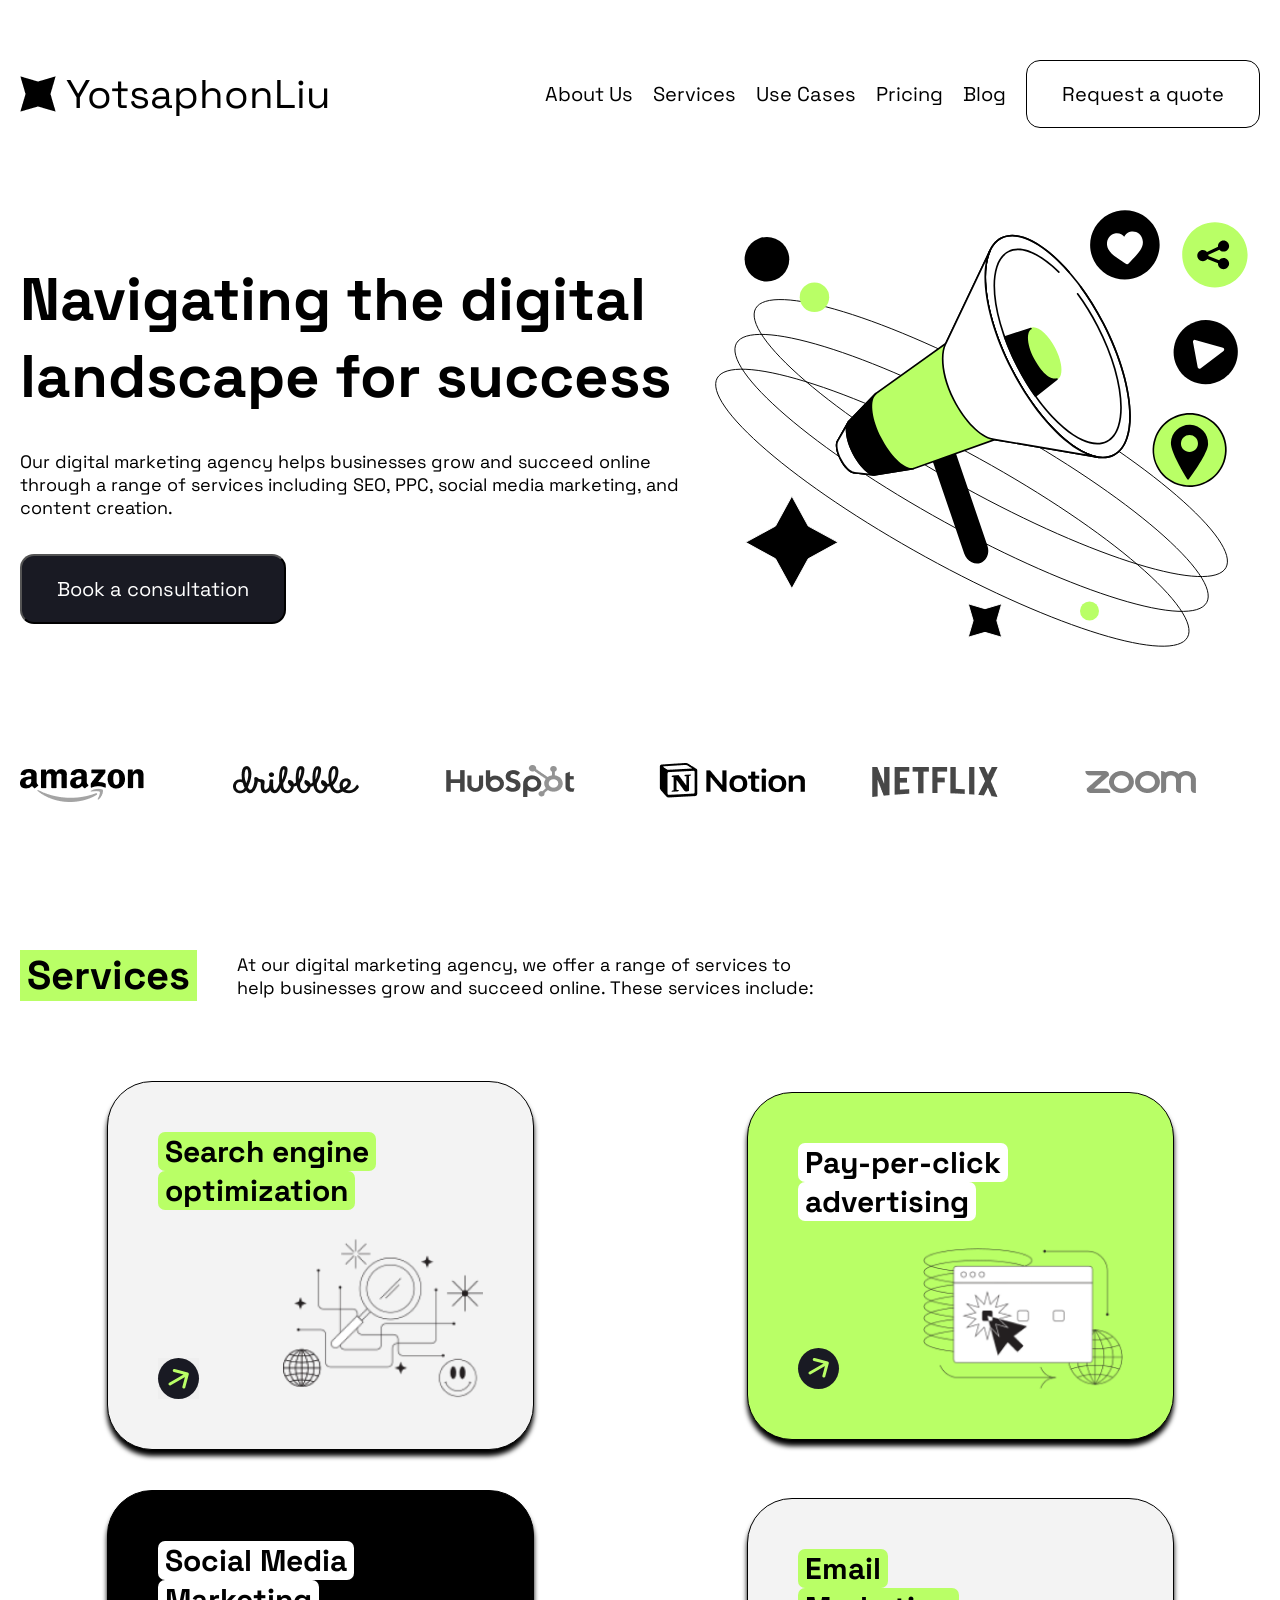
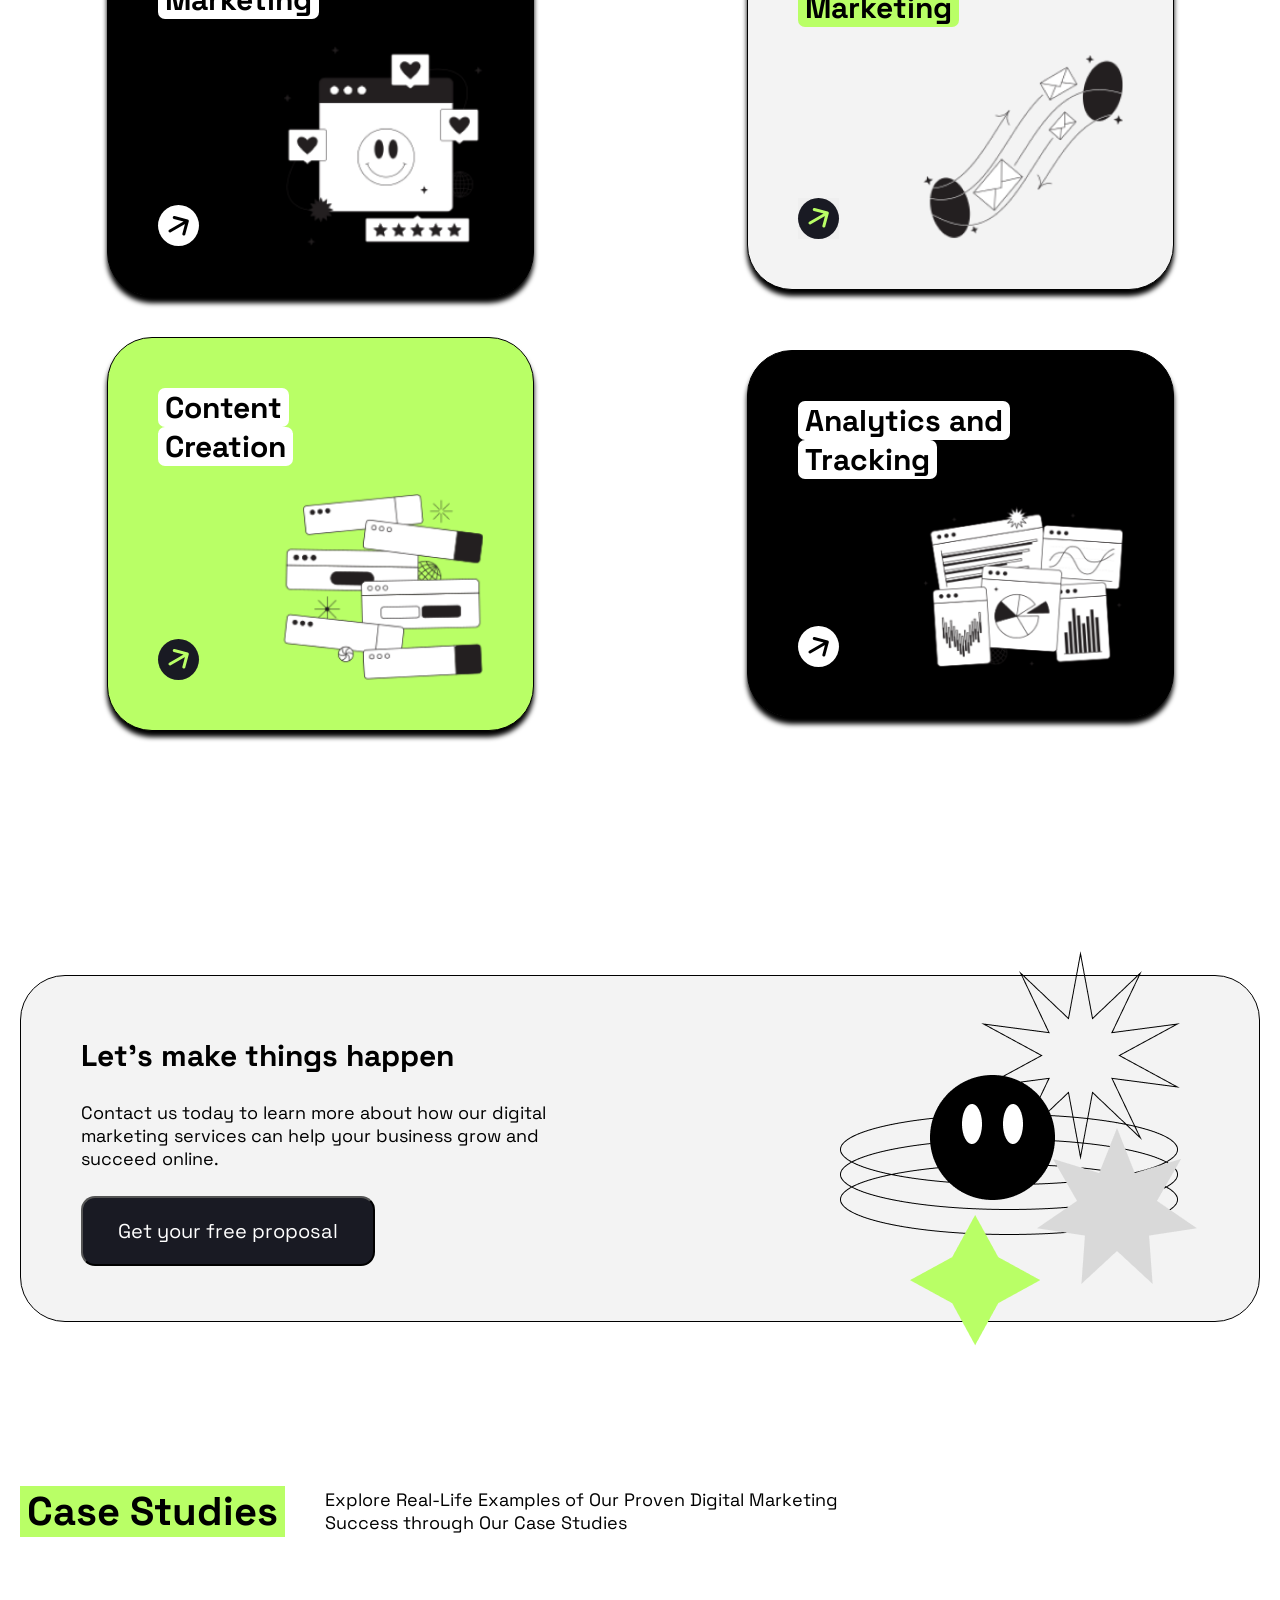
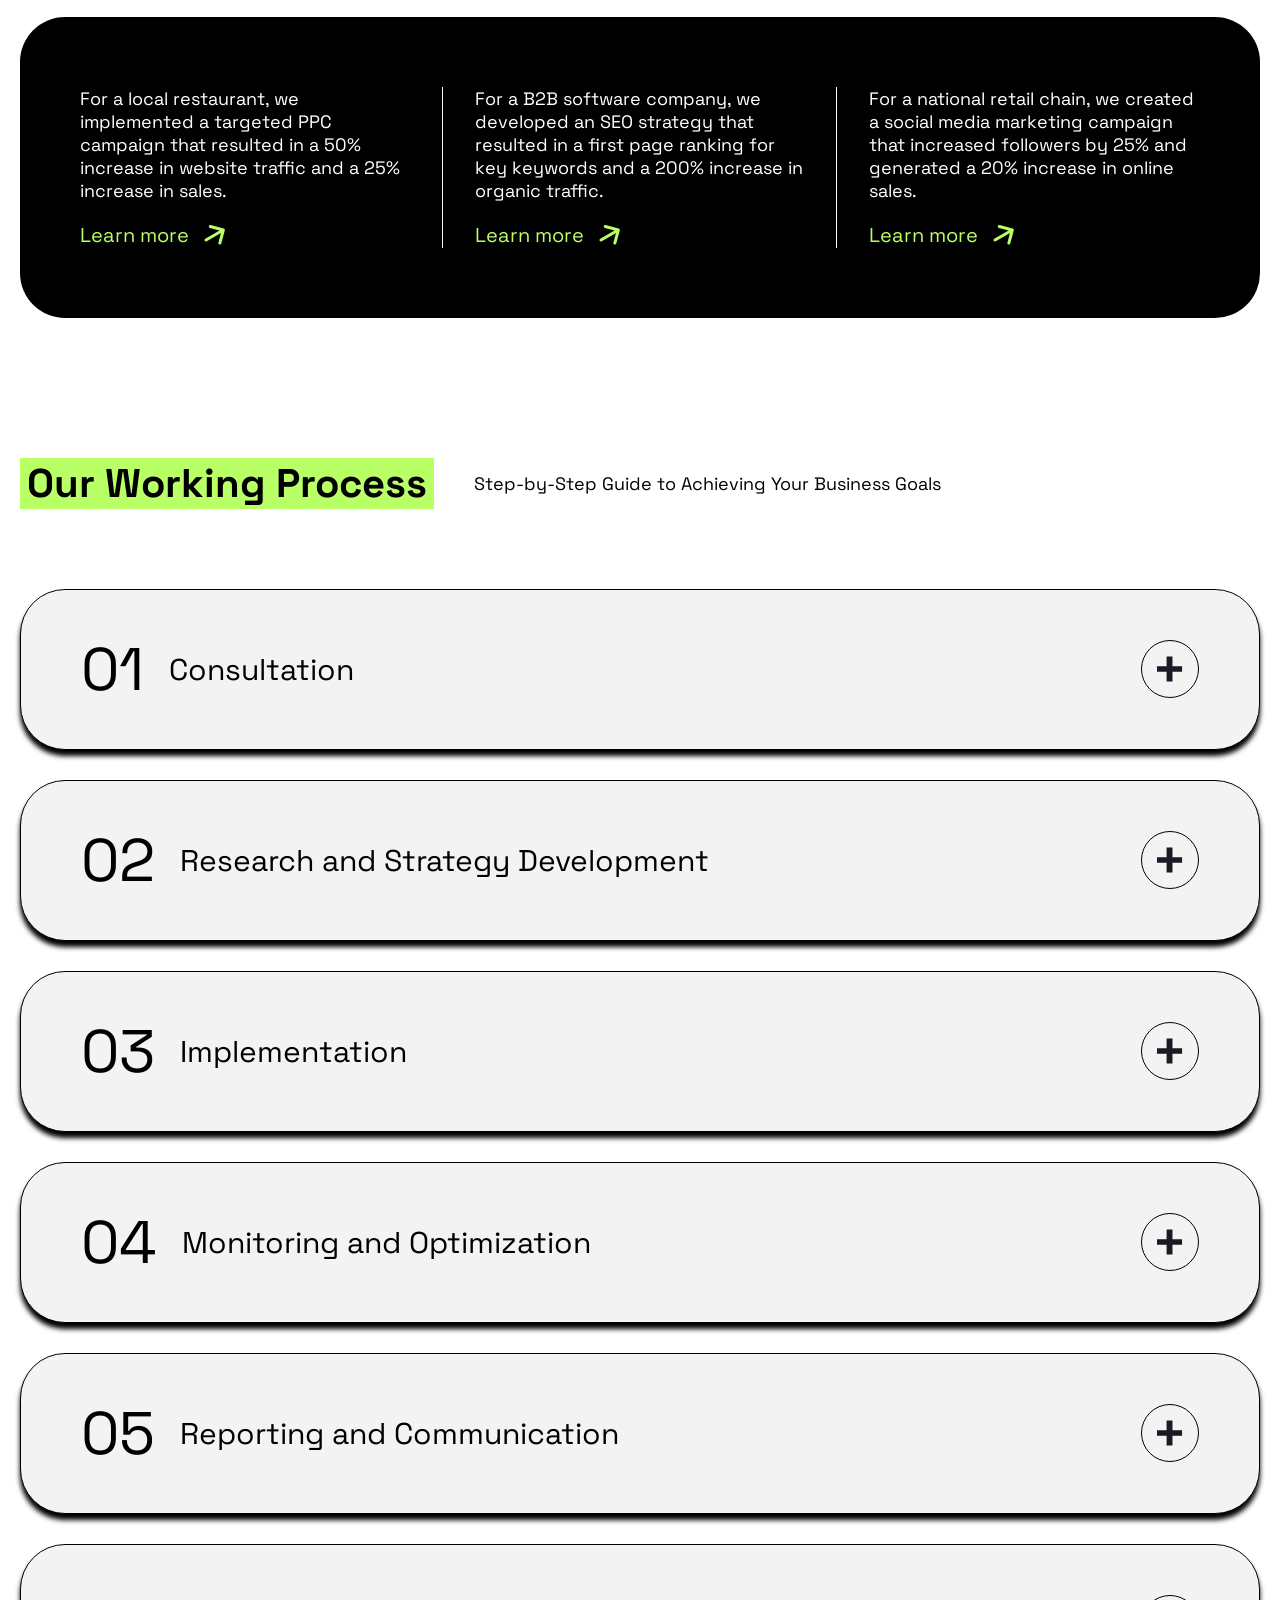
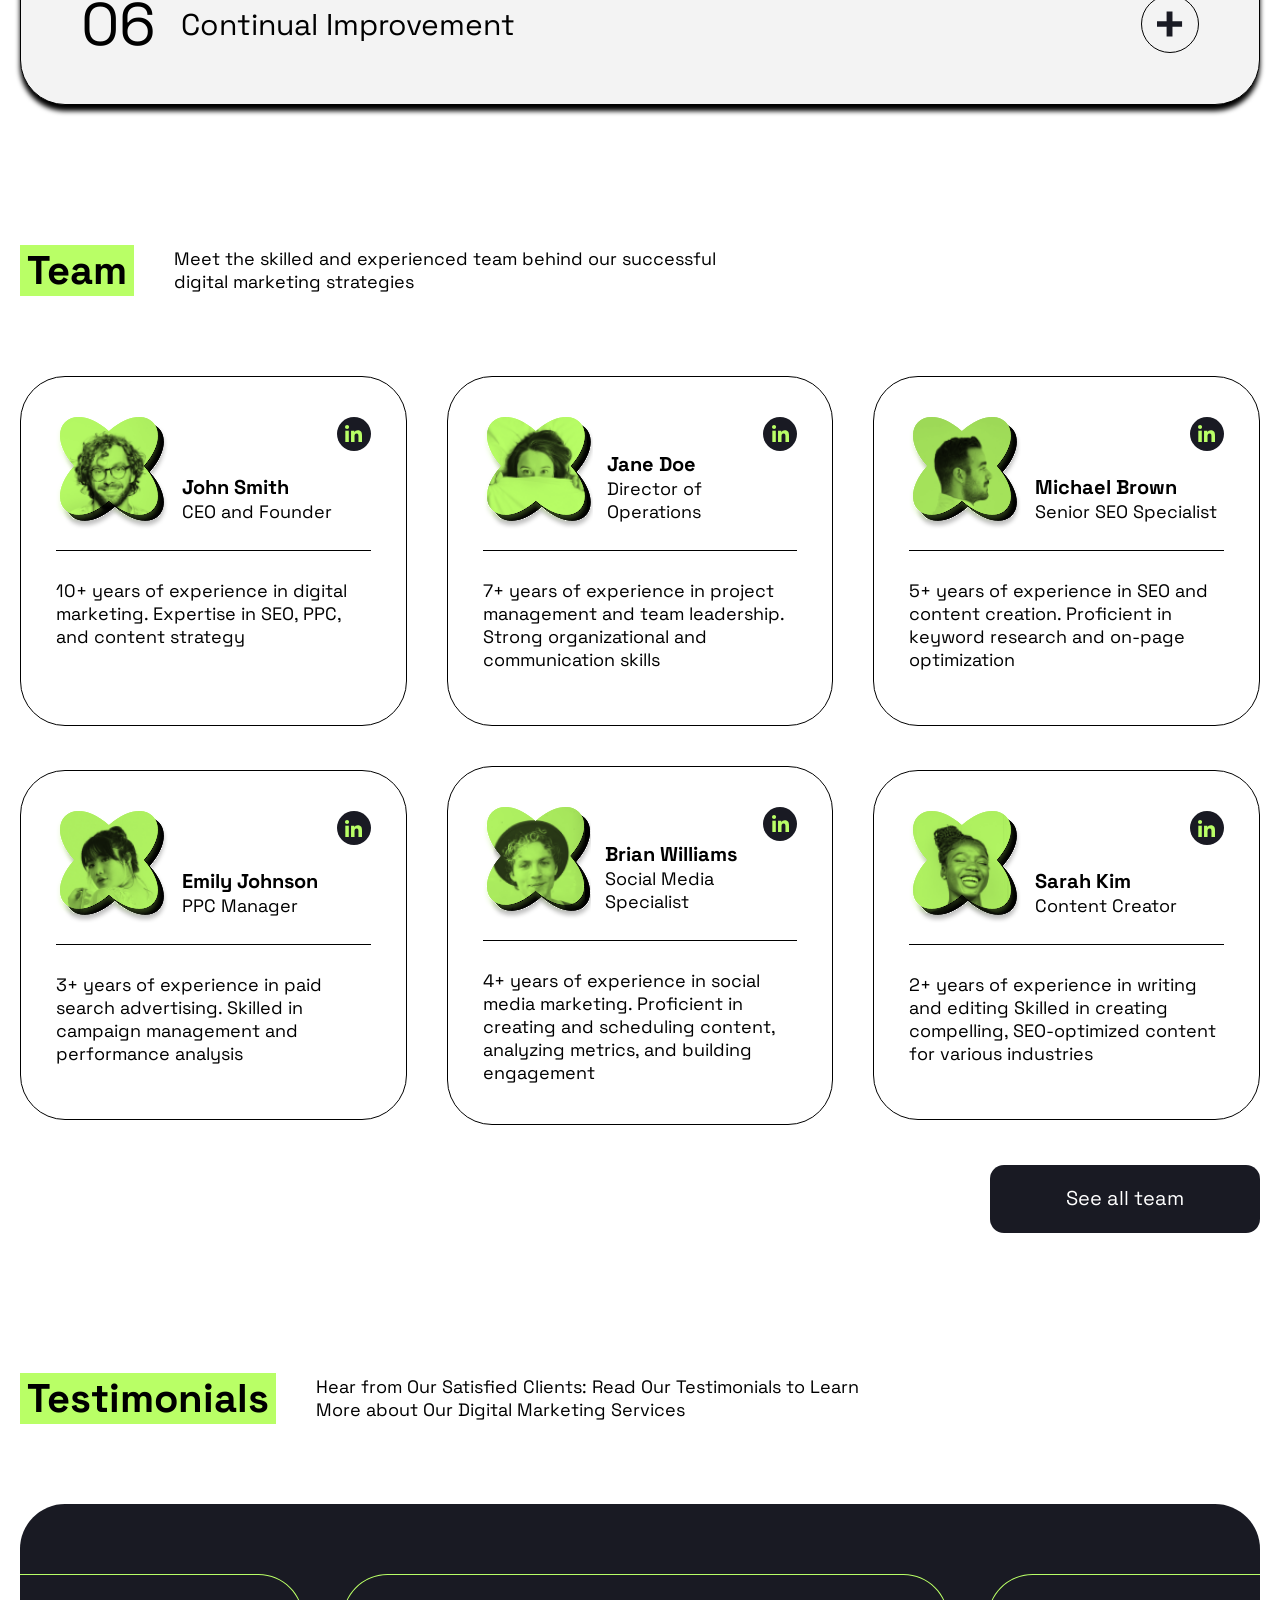
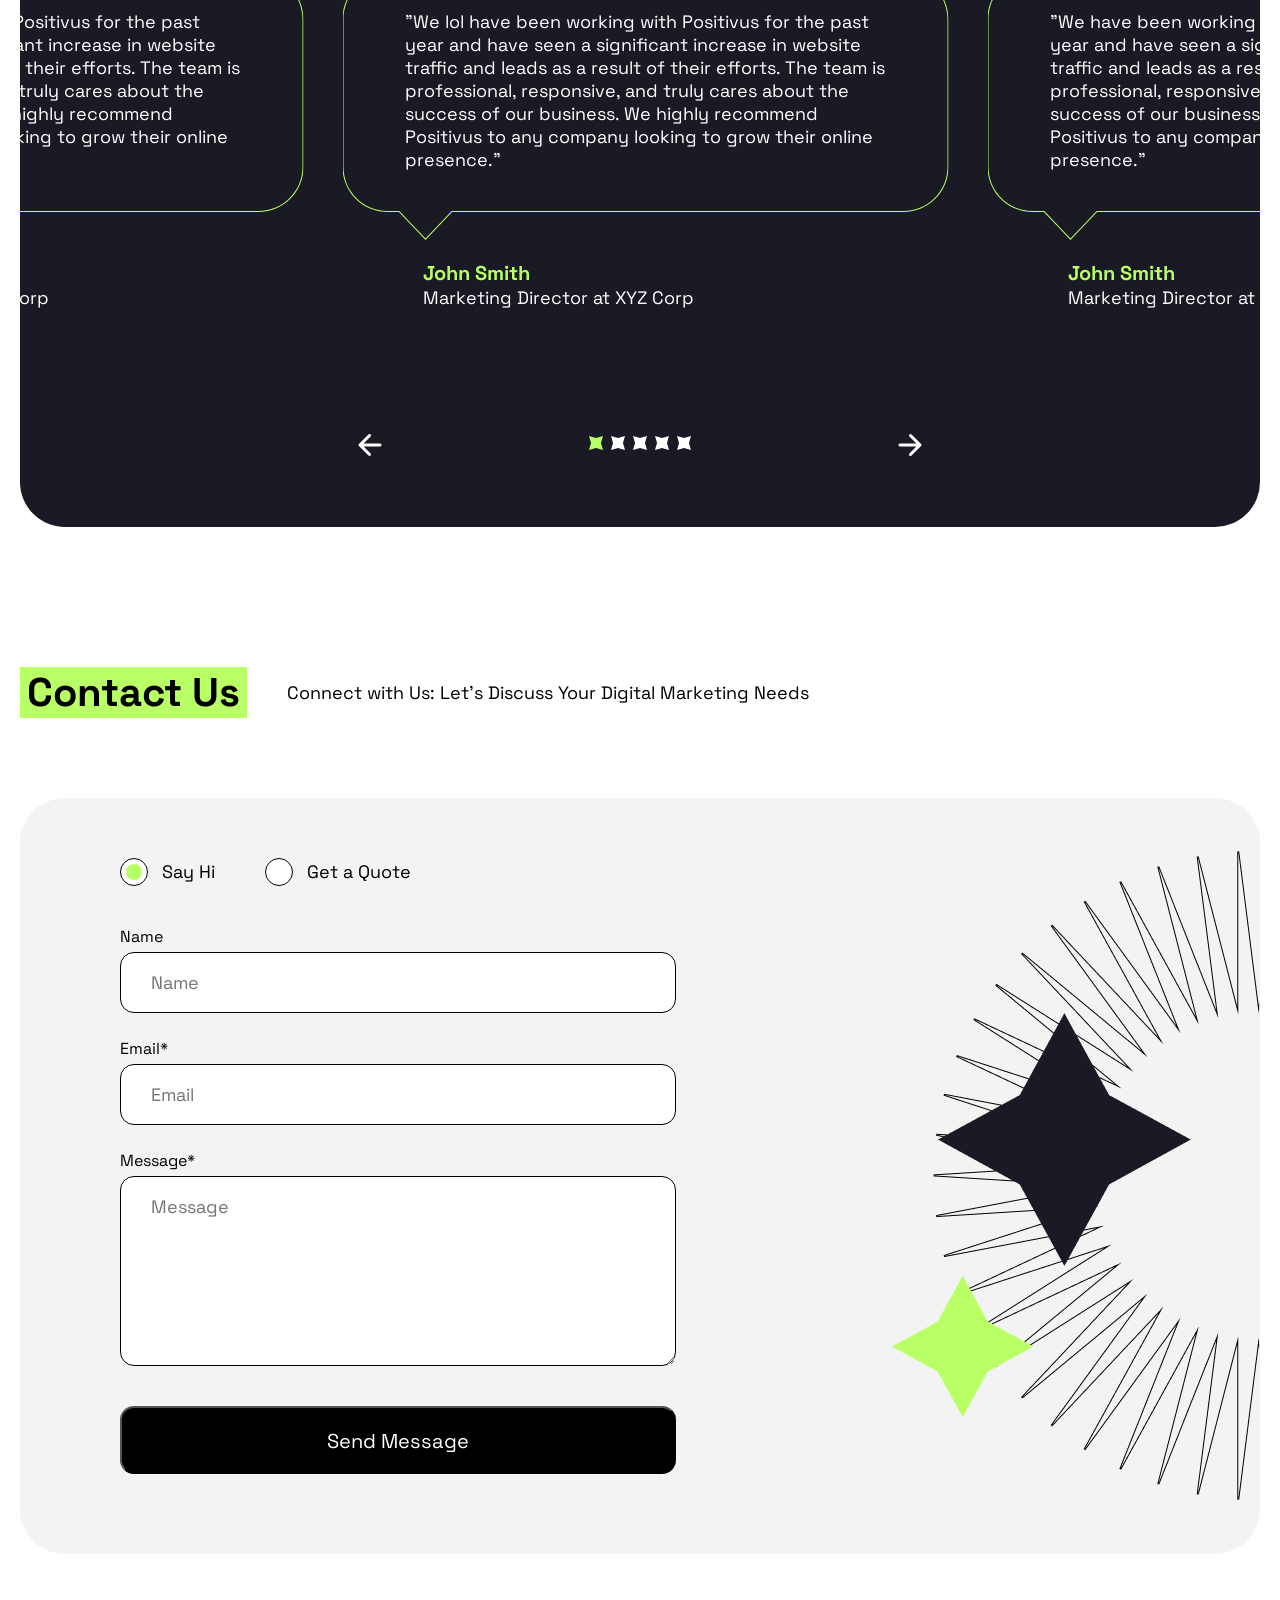
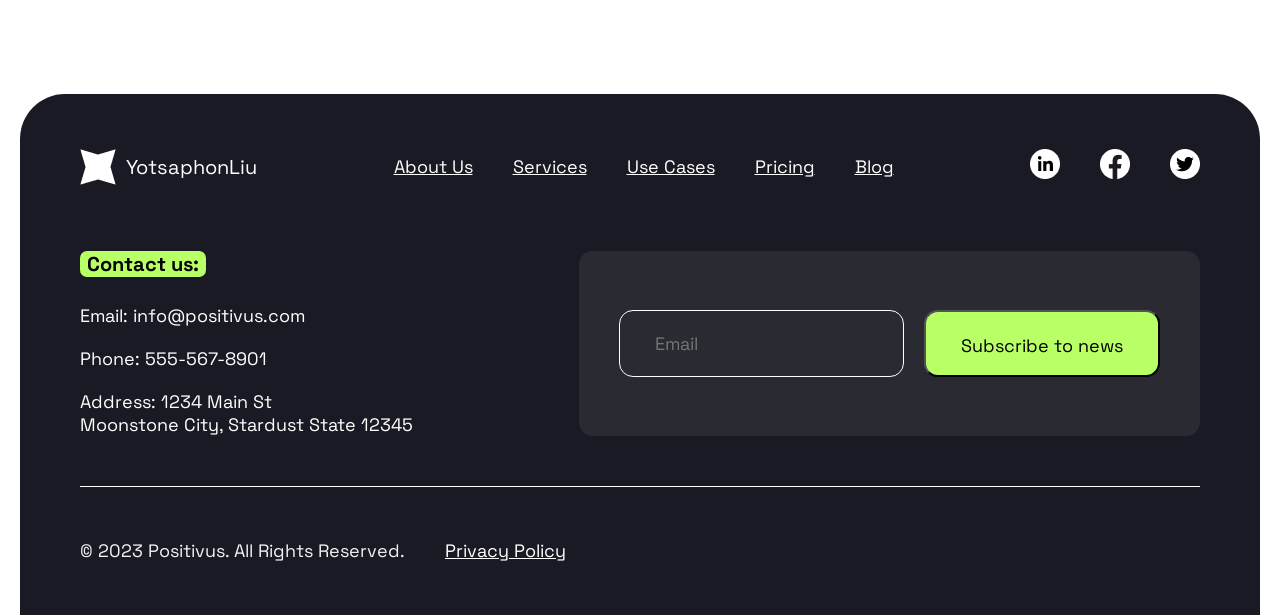
<file: public/index.html>
<!DOCTYPE html>
<html lang="en">
  <head>
    <meta charset="UTF-8" />
    <meta name="viewport" content="width=device-width, initial-scale=1.0" />
    <title>Positivus</title>

    <link
      rel="stylesheet"
      href="https://cdn.jsdelivr.net/npm/swiper@11/swiper-bundle.min.css"
    />

    <link rel="stylesheet" href="/css/style.css" />
  </head>
  <body>
    <nav>
      <div class="container">
        <div class="nav-wrapper">
          <div class="logo">
            <a href="#">
              <img src="/public/icons/Icon.png" alt="icon" />
              <span>YotsaphonLiu</span>
            </a>
          </div>
          <input type="checkbox" id="sidebar-active" />
          <div class="hamberger-icon" id="hamberger-icon">
            <svg
              width="26"
              height="19"
              viewBox="0 0 26 19"
              xmlns="http://www.w3.org/2000/svg"
            >
              <path
                d="M1 1.80664H25"
                stroke="black"
                stroke-width="2"
                stroke-linecap="round"
              />
              <path
                d="M1 9.80664H25"
                stroke="black"
                stroke-width="2"
                stroke-linecap="round"
              />
              <path
                d="M1 17.8066H25"
                stroke="black"
                stroke-width="2"
                stroke-linecap="round"
              />
            </svg>
          </div>
          <div class="menu">
            <div class="close-icon" id="close-icon">
              <svg
                xmlns="http://www.w3.org/2000/svg"
                height="24px"
                viewBox="0 -960 960 960"
                width="24px"
              >
                <path
                  d="m256-200-56-56 224-224-224-224 56-56 224 224 224-224 56 56-224 224 224 224-56 56-224-224-224 224Z"
                />
              </svg>
            </div>

            <li><a href="#">About Us</a></li>
            <li><a href="#">Services</a></li>
            <li><a href="#">Use Cases</a></li>
            <li><a href="#">Pricing</a></li>
            <li><a href="#">Blog</a></li>
            <li class="menu-btn"><a href="#">Request a quote</a></li>
          </div>
        </div>
      </div>
    </nav>
    <!-- banner -->
    <section class="banner">
      <div class="container">
        <div class="banner-wrapper">
          <div class="banner-info">
            <h1>Navigating the digital landscape for success</h1>
            <div class="banner-img">
              <img src="/public/icons/svg/Illustration.svg" alt="" />
            </div>
            <p>
              Our digital marketing agency helps businesses grow and succeed
              online through a range of services including SEO, PPC, social
              media marketing, and content creation.
            </p>
            <button class="banner-btn">
              <a href="#">Book a consultation</a>
            </button>
          </div>

          <div class="banner-img">
            <img src="/public/icons/svg/Illustration.svg" alt="" />
          </div>
        </div>
      </div>
    </section>
    <!-- logo-of-companys -->
    <section class="logo-types">
      <div class="container">
        <div class="logo-types-wrapper">
          <div class="swiper laptop-logo-swipe">
            <div class="swiper-wrapper">
              <div class="swiper-slide">
                <img src="/public/logo/amazon.png" alt="amazon" />
              </div>
              <div class="swiper-slide">
                <img src="/public/logo/dribbble.png" alt="dribbble" />
              </div>
              <div class="swiper-slide">
                <img src="/public/logo/hubspot.png" alt="hubspot" />
              </div>
              <div class="swiper-slide">
                <img src="/public/logo/notion.png" alt="notion" />
              </div>
              <div class="swiper-slide">
                <img src="/public/logo/netflix.png" alt="netflix" />
              </div>
              <div class="swiper-slide">
                <img src="/public/logo/zoom.png" alt="zoom" />
              </div>
              <div class="swiper-slide">
                <img src="/public/logo/amazon.png" alt="amazon" />
              </div>
              <div class="swiper-slide">
                <img src="/public/logo/dribbble.png" alt="dribbble" />
              </div>
              <div class="swiper-slide">
                <img src="/public/logo/hubspot.png" alt="hubspot" />
              </div>
              <div class="swiper-slide">
                <img src="/public/logo/notion.png" alt="notion" />
              </div>
              <div class="swiper-slide">
                <img src="/public/logo/netflix.png" alt="netflix" />
              </div>
              <div class="swiper-slide">
                <img src="/public/logo/zoom.png" alt="zoom" />
              </div>
            </div>
          </div>
        </div>
        <div class="logo-types-mobile-carousel">
          <div class="carousel-track">
            <div class="swiper r-logo-swipe">
              <div class="swiper-wrapper">
                <div class="swiper-slide">
                  <img src="/public/logo/amazon.png" alt="amazon" />
                </div>
                <div class="swiper-slide">
                  <img src="/public/logo/dribbble.png" alt="dribbble" />
                </div>
                <div class="swiper-slide">
                  <img src="/public/logo/hubspot.png" alt="hubspot" />
                </div>
                <div class="swiper-slide">
                  <img src="/public/logo/amazon.png" alt="amazon" />
                </div>
                <div class="swiper-slide">
                  <img src="/public/logo/dribbble.png" alt="dribbble" />
                </div>
                <div class="swiper-slide">
                  <img src="/public/logo/hubspot.png" alt="hubspot" />
                </div>
              </div>
            </div>

            <div class="swiper l-logo-swipe">
              <div class="swiper-wrapper">
                <div class="swiper-slide">
                  <img src="/public/logo/notion.png" alt="notion" />
                </div>
                <div class="swiper-slide">
                  <img src="/public/logo/netflix.png" alt="netflix" />
                </div>
                <div class="swiper-slide">
                  <img src="/public/logo/zoom.png" alt="zoom" />
                </div>
                <div class="swiper-slide">
                  <img src="/public/logo/notion.png" alt="notion" />
                </div>
                <div class="swiper-slide">
                  <img src="/public/logo/netflix.png" alt="netflix" />
                </div>
                <div class="swiper-slide">
                  <img src="/public/logo/zoom.png" alt="zoom" />
                </div>
              </div>
            </div>
          </div>
        </div>
      </div>
    </section>
    <!-- services -->
    <section class="services">
      <div class="container">
        <div class="section-card">
          <div class="services-wrapper">
            <div class="container-header">
              <h2>Services</h2>
              <p>
                At our digital marketing agency, we offer a range of services to
                help businesses grow and succeed online. These services include:
              </p>
            </div>
            <div class="services-grid">
              <div class="services-grid-item">
                <div class="services-grid-item-info-title">
                  <h3>Search engine</h3>
                  <br />
                  <h3>optimization</h3>
                </div>
                <button class="learn-more-btn">
                  <div class="arrow-icon">
                    <svg
                      width="21"
                      height="20"
                      viewBox="0 0 21 20"
                      xmlns="http://www.w3.org/2000/svg"
                    >
                      <path
                        d="M1.25 13.701C0.532561 14.1152 0.286748 15.0326 0.700962 15.75C1.11518 16.4674 2.03256 16.7133 2.75 16.299L1.25 13.701ZM20.7694 5.38823C20.9838 4.58803 20.5089 3.76552 19.7087 3.55111L6.66874 0.0570541C5.86854 -0.157359 5.04603 0.317515 4.83162 1.11771C4.61721 1.91791 5.09208 2.74042 5.89228 2.95483L17.4834 6.06066L14.3776 17.6518C14.1631 18.452 14.638 19.2745 15.4382 19.4889C16.2384 19.7033 17.0609 19.2284 17.2753 18.4282L20.7694 5.38823ZM2.75 16.299L20.0705 6.29904L18.5705 3.70096L1.25 13.701L2.75 16.299Z"
                      />
                    </svg>
                  </div>
                  <div class="learn-more-text">Learn more</div>
                </button>
                <div class="services-grid-item-img">
                  <img src="/public/interface/zoom.png" alt="zoom" />
                </div>
              </div>
              <div class="services-grid-item">
                <div class="services-grid-item-info">
                  <div class="services-grid-item-info-title">
                    <h3>Pay-per-click</h3>
                    <br />
                    <h3>advertising</h3>
                  </div>
                  <button class="learn-more-btn">
                    <div class="arrow-icon">
                      <svg
                        width="21"
                        height="20"
                        viewBox="0 0 21 20"
                        xmlns="http://www.w3.org/2000/svg"
                      >
                        <path
                          d="M1.25 13.701C0.532561 14.1152 0.286748 15.0326 0.700962 15.75C1.11518 16.4674 2.03256 16.7133 2.75 16.299L1.25 13.701ZM20.7694 5.38823C20.9838 4.58803 20.5089 3.76552 19.7087 3.55111L6.66874 0.0570541C5.86854 -0.157359 5.04603 0.317515 4.83162 1.11771C4.61721 1.91791 5.09208 2.74042 5.89228 2.95483L17.4834 6.06066L14.3776 17.6518C14.1631 18.452 14.638 19.2745 15.4382 19.4889C16.2384 19.7033 17.0609 19.2284 17.2753 18.4282L20.7694 5.38823ZM2.75 16.299L20.0705 6.29904L18.5705 3.70096L1.25 13.701L2.75 16.299Z"
                        />
                      </svg>
                    </div>
                    <div class="learn-more-text">Learn more</div>
                  </button>
                </div>
                <div class="services-grid-item-img">
                  <img src="/public/interface/click.png" alt="click" />
                </div>
              </div>
              <div class="services-grid-item">
                <div class="services-grid-item-info">
                  <div class="services-grid-item-info-title">
                    <h3>Social Media</h3>
                    <br />
                    <h3>Marketing</h3>
                  </div>
                  <button class="learn-more-btn">
                    <div class="arrow-icon">
                      <svg
                        width="21"
                        height="20"
                        viewBox="0 0 21 20"
                        xmlns="http://www.w3.org/2000/svg"
                      >
                        <path
                          d="M1.25 13.701C0.532561 14.1152 0.286748 15.0326 0.700962 15.75C1.11518 16.4674 2.03256 16.7133 2.75 16.299L1.25 13.701ZM20.7694 5.38823C20.9838 4.58803 20.5089 3.76552 19.7087 3.55111L6.66874 0.0570541C5.86854 -0.157359 5.04603 0.317515 4.83162 1.11771C4.61721 1.91791 5.09208 2.74042 5.89228 2.95483L17.4834 6.06066L14.3776 17.6518C14.1631 18.452 14.638 19.2745 15.4382 19.4889C16.2384 19.7033 17.0609 19.2284 17.2753 18.4282L20.7694 5.38823ZM2.75 16.299L20.0705 6.29904L18.5705 3.70096L1.25 13.701L2.75 16.299Z"
                        />
                      </svg>
                    </div>
                    <div class="learn-more-text">Learn more</div>
                  </button>
                </div>
                <div class="services-grid-item-img">
                  <img src="/public/interface/smile.png" alt="smile" />
                </div>
              </div>
              <div class="services-grid-item">
                <div class="services-grid-item-info">
                  <div class="services-grid-item-info-title">
                    <h3>Email</h3>
                    <br />
                    <h3>Marketing</h3>
                  </div>
                  <button class="learn-more-btn">
                    <div class="arrow-icon">
                      <svg
                        width="21"
                        height="20"
                        viewBox="0 0 21 20"
                        xmlns="http://www.w3.org/2000/svg"
                      >
                        <path
                          d="M1.25 13.701C0.532561 14.1152 0.286748 15.0326 0.700962 15.75C1.11518 16.4674 2.03256 16.7133 2.75 16.299L1.25 13.701ZM20.7694 5.38823C20.9838 4.58803 20.5089 3.76552 19.7087 3.55111L6.66874 0.0570541C5.86854 -0.157359 5.04603 0.317515 4.83162 1.11771C4.61721 1.91791 5.09208 2.74042 5.89228 2.95483L17.4834 6.06066L14.3776 17.6518C14.1631 18.452 14.638 19.2745 15.4382 19.4889C16.2384 19.7033 17.0609 19.2284 17.2753 18.4282L20.7694 5.38823ZM2.75 16.299L20.0705 6.29904L18.5705 3.70096L1.25 13.701L2.75 16.299Z"
                        />
                      </svg>
                    </div>
                    <div class="learn-more-text">Learn more</div>
                  </button>
                </div>
                <div class="services-grid-item-img">
                  <img src="/public/interface/message.png" alt="message" />
                </div>
              </div>
              <div class="services-grid-item">
                <div class="services-grid-item-info">
                  <div class="services-grid-item-info-title">
                    <h3>Content</h3>
                    <br />
                    <h3>Creation</h3>
                  </div>
                  <button class="learn-more-btn">
                    <div class="arrow-icon">
                      <svg
                        width="21"
                        height="20"
                        viewBox="0 0 21 20"
                        xmlns="http://www.w3.org/2000/svg"
                      >
                        <path
                          d="M1.25 13.701C0.532561 14.1152 0.286748 15.0326 0.700962 15.75C1.11518 16.4674 2.03256 16.7133 2.75 16.299L1.25 13.701ZM20.7694 5.38823C20.9838 4.58803 20.5089 3.76552 19.7087 3.55111L6.66874 0.0570541C5.86854 -0.157359 5.04603 0.317515 4.83162 1.11771C4.61721 1.91791 5.09208 2.74042 5.89228 2.95483L17.4834 6.06066L14.3776 17.6518C14.1631 18.452 14.638 19.2745 15.4382 19.4889C16.2384 19.7033 17.0609 19.2284 17.2753 18.4282L20.7694 5.38823ZM2.75 16.299L20.0705 6.29904L18.5705 3.70096L1.25 13.701L2.75 16.299Z"
                        />
                      </svg>
                    </div>
                    <div class="learn-more-text">Learn more</div>
                  </button>
                </div>
                <div class="services-grid-item-img">
                  <img src="/public/interface/interface.png" alt="interface" />
                </div>
              </div>
              <div class="services-grid-item">
                <div class="services-grid-item-info">
                  <div class="services-grid-item-info-title">
                    <h3>Analytics and</h3>
                    <br />
                    <h3>Tracking</h3>
                  </div>
                  <button class="learn-more-btn">
                    <div class="arrow-icon">
                      <svg
                        width="21"
                        height="20"
                        viewBox="0 0 21 20"
                        xmlns="http://www.w3.org/2000/svg"
                      >
                        <path
                          d="M1.25 13.701C0.532561 14.1152 0.286748 15.0326 0.700962 15.75C1.11518 16.4674 2.03256 16.7133 2.75 16.299L1.25 13.701ZM20.7694 5.38823C20.9838 4.58803 20.5089 3.76552 19.7087 3.55111L6.66874 0.0570541C5.86854 -0.157359 5.04603 0.317515 4.83162 1.11771C4.61721 1.91791 5.09208 2.74042 5.89228 2.95483L17.4834 6.06066L14.3776 17.6518C14.1631 18.452 14.638 19.2745 15.4382 19.4889C16.2384 19.7033 17.0609 19.2284 17.2753 18.4282L20.7694 5.38823ZM2.75 16.299L20.0705 6.29904L18.5705 3.70096L1.25 13.701L2.75 16.299Z"
                        />
                      </svg>
                    </div>
                    <div class="learn-more-text">Learn more</div>
                  </button>
                </div>
                <div class="services-grid-item-img">
                  <img src="/public/interface/chart.png" alt="chart" />
                </div>
              </div>
            </div>
          </div>
        </div>
      </div>
    </section>

    <!-- cta -->
    <section class="cta">
      <div class="container">
        <div class="cta-wrapper">
          <div class="cta-info">
            <h3>Let’s make things happen</h3>
            <p>
              Contact us today to learn more about how our digital marketing
              services can help your business grow and succeed online.
            </p>
            <button class="cta-btn">
              <a href="#">Get your free proposal</a>
            </button>
          </div>
          <div class="cta-img">
            <img src="/public/interface/Illustration (5).png" alt="cta" />
          </div>
        </div>
      </div>
    </section>

    <!-- case studies -->
    <section class="case-studies">
      <div class="container">
        <div class="section-card">
          <div class="case-studies-wrapper">
            <div class="container-header">
              <h2>Case Studies</h2>
              <p>
                Explore Real-Life Examples of Our Proven Digital Marketing
                Success through Our Case Studies
              </p>
            </div>

            <div class="case-studies-grid">
              <div class="case-studies-item">
                <p>
                  For a local restaurant, we implemented a targeted PPC campaign
                  that resulted in a 50% increase in website traffic and a 25%
                  increase in sales.
                </p>
                <button class="learn-more-btn">
                  <div class="learn-more-text">Learn more</div>
                  <svg
                    width="21"
                    height="20"
                    viewBox="0 0 21 20"
                    xmlns="http://www.w3.org/2000/svg"
                  >
                    <path
                      d="M1.25 13.701C0.532561 14.1152 0.286748 15.0326 0.700962 15.75C1.11518 16.4674 2.03256 16.7133 2.75 16.299L1.25 13.701ZM20.7694 5.38823C20.9838 4.58803 20.5089 3.76552 19.7087 3.55111L6.66874 0.0570541C5.86854 -0.157359 5.04603 0.317515 4.83162 1.11771C4.61721 1.91791 5.09208 2.74042 5.89228 2.95483L17.4834 6.06066L14.3776 17.6518C14.1631 18.452 14.638 19.2745 15.4382 19.4889C16.2384 19.7033 17.0609 19.2284 17.2753 18.4282L20.7694 5.38823ZM2.75 16.299L20.0705 6.29904L18.5705 3.70096L1.25 13.701L2.75 16.299Z"
                    />
                  </svg>
                </button>
              </div>
              <div class="case-studies-item">
                <p>
                  For a B2B software company, we developed an SEO strategy that
                  resulted in a first page ranking for key keywords and a 200%
                  increase in organic traffic.
                </p>
                <button class="learn-more-btn">
                  <div class="learn-more-text">Learn more</div>
                  <svg
                    width="21"
                    height="20"
                    viewBox="0 0 21 20"
                    xmlns="http://www.w3.org/2000/svg"
                  >
                    <path
                      d="M1.25 13.701C0.532561 14.1152 0.286748 15.0326 0.700962 15.75C1.11518 16.4674 2.03256 16.7133 2.75 16.299L1.25 13.701ZM20.7694 5.38823C20.9838 4.58803 20.5089 3.76552 19.7087 3.55111L6.66874 0.0570541C5.86854 -0.157359 5.04603 0.317515 4.83162 1.11771C4.61721 1.91791 5.09208 2.74042 5.89228 2.95483L17.4834 6.06066L14.3776 17.6518C14.1631 18.452 14.638 19.2745 15.4382 19.4889C16.2384 19.7033 17.0609 19.2284 17.2753 18.4282L20.7694 5.38823ZM2.75 16.299L20.0705 6.29904L18.5705 3.70096L1.25 13.701L2.75 16.299Z"
                    />
                  </svg>
                </button>
              </div>
              <div class="case-studies-item">
                <p>
                  For a national retail chain, we created a social media
                  marketing campaign that increased followers by 25% and
                  generated a 20% increase in online sales.
                </p>
                <button class="learn-more-btn">
                  <div class="learn-more-text">Learn more</div>
                  <svg
                    width="21"
                    height="20"
                    viewBox="0 0 21 20"
                    xmlns="http://www.w3.org/2000/svg"
                  >
                    <path
                      d="M1.25 13.701C0.532561 14.1152 0.286748 15.0326 0.700962 15.75C1.11518 16.4674 2.03256 16.7133 2.75 16.299L1.25 13.701ZM20.7694 5.38823C20.9838 4.58803 20.5089 3.76552 19.7087 3.55111L6.66874 0.0570541C5.86854 -0.157359 5.04603 0.317515 4.83162 1.11771C4.61721 1.91791 5.09208 2.74042 5.89228 2.95483L17.4834 6.06066L14.3776 17.6518C14.1631 18.452 14.638 19.2745 15.4382 19.4889C16.2384 19.7033 17.0609 19.2284 17.2753 18.4282L20.7694 5.38823ZM2.75 16.299L20.0705 6.29904L18.5705 3.70096L1.25 13.701L2.75 16.299Z"
                    />
                  </svg>
                </button>
              </div>
            </div>
          </div>
        </div>
      </div>
    </section>

    <!-- our working process -->
    <section class="our-working-process">
      <div class="container">
        <div class="section-card">
          <div class="our-working-process-wrapper">
            <div class="container-header">
              <h2>Our Working Process</h2>
              <p>Step-by-Step Guide to Achieving Your Business Goals</p>
            </div>
            <div class="our-working-process-grid">
              <div class="our-working-process-item">
                <div class="our-working-process-label">
                  <div class="header">
                    <span class="number">01</span>
                    <span class="header-text">Consultation</span>
                  </div>
                  <div class="expand-btn">
                    <img
                      class="plus-icon"
                      src="/public/icons/svg/+.svg"
                      alt="+"
                    />
                    <img
                      class="minus-icon"
                      src="/public/icons/svg/-.svg"
                      alt="-"
                    />
                  </div>
                </div>
                <p>
                  During the initial consultation, we will discuss your business
                  goals and objectives, target audience, and current marketing
                  efforts. This will allow us to understand your needs and
                  tailor our services to best fit your requirements.
                </p>
              </div>
              <div class="our-working-process-item">
                <div class="our-working-process-label">
                  <div class="header">
                    <span class="number">02</span>
                    <span class="header-text"
                      >Research and Strategy Development</span
                    >
                  </div>
                  <div class="expand-btn">
                    <img
                      class="plus-icon"
                      src="/public/icons/svg/+.svg"
                      alt="+"
                    />
                    <img
                      class="minus-icon"
                      src="/public/icons/svg/-.svg"
                      alt="-"
                    />
                  </div>
                </div>
                <p>
                  During the initial consultation, we will discuss your business
                  goals and objectives, target audience, and current marketing
                  efforts. This will allow us to understand your needs and
                  tailor our services to best fit your requirements.
                </p>
              </div>
              <div class="our-working-process-item">
                <div class="our-working-process-label">
                  <div class="header">
                    <span class="number">03</span>
                    <span class="header-text">Implementation</span>
                  </div>
                  <div class="expand-btn">
                    <img
                      class="plus-icon"
                      src="/public/icons/svg/+.svg"
                      alt="+"
                    />
                    <img
                      class="minus-icon"
                      src="/public/icons/svg/-.svg"
                      alt="-"
                    />
                  </div>
                </div>
                <p>
                  During the initial consultation, we will discuss your business
                  goals and objectives, target audience, and current marketing
                  efforts. This will allow us to understand your needs and
                  tailor our services to best fit your requirements.
                </p>
              </div>
              <div class="our-working-process-item">
                <div class="our-working-process-label">
                  <div class="header">
                    <span class="number">04</span>
                    <span class="header-text">Monitoring and Optimization</span>
                  </div>
                  <div class="expand-btn">
                    <img
                      class="plus-icon"
                      src="/public/icons/svg/+.svg"
                      alt="+"
                    />
                    <img
                      class="minus-icon"
                      src="/public/icons/svg/-.svg"
                      alt="-"
                    />
                  </div>
                </div>
                <p>
                  During the initial consultation, we will discuss your business
                  goals and objectives, target audience, and current marketing
                  efforts. This will allow us to understand your needs and
                  tailor our services to best fit your requirements.
                </p>
              </div>
              <div class="our-working-process-item">
                <div class="our-working-process-label">
                  <div class="header">
                    <span class="number">05</span>
                    <span class="header-text">Reporting and Communication</span>
                  </div>
                  <div class="expand-btn">
                    <img
                      class="plus-icon"
                      src="/public/icons/svg/+.svg"
                      alt="+"
                    />
                    <img
                      class="minus-icon"
                      src="/public/icons/svg/-.svg"
                      alt="-"
                    />
                  </div>
                </div>
                <p>
                  During the initial consultation, we will discuss your business
                  goals and objectives, target audience, and current marketing
                  efforts. This will allow us to understand your needs and
                  tailor our services to best fit your requirements.
                </p>
              </div>
              <div class="our-working-process-item">
                <div class="our-working-process-label">
                  <div class="header">
                    <span class="number">06</span>
                    <span class="header-text">Continual Improvement</span>
                  </div>
                  <div class="expand-btn">
                    <img
                      class="plus-icon"
                      src="/public/icons/svg/+.svg"
                      alt="+"
                    />
                    <img
                      class="minus-icon"
                      src="/public/icons/svg/-.svg"
                      alt="-"
                    />
                  </div>
                </div>
                <p>
                  During the initial consultation, we will discuss your business
                  goals and objectives, target audience, and current marketing
                  efforts. This will allow us to understand your needs and
                  tailor our services to best fit your requirements.
                </p>
              </div>
            </div>
          </div>
        </div>
      </div>
    </section>

    <!-- team -->
    <section class="team">
      <div class="container">
        <div class="section-card">
          <div class="team-wrapper">
            <div class="container-header">
              <h2>Team</h2>
              <p>
                Meet the skilled and experienced team behind our successful
                digital marketing strategies
              </p>
            </div>
            <div class="team-grid">
              <div class="team-item">
                <div class="person-title">
                  <div class="flower-container">
                    <img
                      src="/public/unsplash/christian-buehner-DItYlc26zVI-unsplash 1.png"
                      alt="christian-buehner"
                    />
                  </div>

                  <div class="person-info">
                    <h4>John Smith</h4>
                    <p>CEO and Founder</p>
                  </div>
                  <div class="person-linkedin">
                    <svg
                      width="17"
                      height="17"
                      viewBox="0 0 17 17"
                      xmlns="http://www.w3.org/2000/svg"
                    >
                      <path d="M0.317757 17H3.81308V5.68438H0.317757V17Z" />
                      <path
                        d="M0 2.07188C0 3.1875 0.900311 4.09062 2.06542 4.09062C3.17757 4.09062 4.07788 3.1875 4.07788 2.07188C4.07788 0.95625 3.17757 0 2.06542 0C0.900311 0 0 0.95625 0 2.07188Z"
                      />
                      <path
                        d="M13.4517 17H17V10.7844C17 7.75625 16.3115 5.36562 12.7632 5.36562C11.0685 5.36562 9.90343 6.32188 9.42679 7.225H9.37383V5.68438H6.03738V17H9.53271V11.4219C9.53271 9.93437 9.79751 8.5 11.6511 8.5C13.4517 8.5 13.4517 10.2 13.4517 11.475V17Z"
                      />
                    </svg>
                  </div>
                </div>
                <div class="person-description">
                  <p>
                    10+ years of experience in digital marketing. Expertise in
                    SEO, PPC, and content strategy
                  </p>
                </div>
              </div>
              <div class="team-item">
                <div class="person-title">
                  <div class="flower-container">
                    <img
                      src="/public/unsplash/alexandra-gorn-smuS_jUZa9I-unsplash 1.png"
                      alt="alexandra-gorn"
                    />
                  </div>

                  <div class="person-info">
                    <h4>Jane Doe</h4>
                    <p>Director of Operations</p>
                  </div>
                  <div class="person-linkedin">
                    <svg
                      width="17"
                      height="17"
                      viewBox="0 0 17 17"
                      xmlns="http://www.w3.org/2000/svg"
                    >
                      <path d="M0.317757 17H3.81308V5.68438H0.317757V17Z" />
                      <path
                        d="M0 2.07188C0 3.1875 0.900311 4.09062 2.06542 4.09062C3.17757 4.09062 4.07788 3.1875 4.07788 2.07188C4.07788 0.95625 3.17757 0 2.06542 0C0.900311 0 0 0.95625 0 2.07188Z"
                      />
                      <path
                        d="M13.4517 17H17V10.7844C17 7.75625 16.3115 5.36562 12.7632 5.36562C11.0685 5.36562 9.90343 6.32188 9.42679 7.225H9.37383V5.68438H6.03738V17H9.53271V11.4219C9.53271 9.93437 9.79751 8.5 11.6511 8.5C13.4517 8.5 13.4517 10.2 13.4517 11.475V17Z"
                      />
                    </svg>
                  </div>
                </div>
                <div class="person-description">
                  <p>
                    7+ years of experience in project management and team
                    leadership. Strong organizational and communication skills
                  </p>
                </div>
              </div>
              <div class="team-item">
                <div class="person-title">
                  <div class="flower-container">
                    <img
                      src="/public/unsplash/chanvre-quebec-mXu1SpzHq6w-unsplash 1.png"
                      alt="chanvre-quebec"
                    />
                  </div>

                  <div class="person-info">
                    <h4>Michael Brown</h4>
                    <p>Senior SEO Specialist</p>
                  </div>
                  <div class="person-linkedin">
                    <svg
                      width="17"
                      height="17"
                      viewBox="0 0 17 17"
                      xmlns="http://www.w3.org/2000/svg"
                    >
                      <path d="M0.317757 17H3.81308V5.68438H0.317757V17Z" />
                      <path
                        d="M0 2.07188C0 3.1875 0.900311 4.09062 2.06542 4.09062C3.17757 4.09062 4.07788 3.1875 4.07788 2.07188C4.07788 0.95625 3.17757 0 2.06542 0C0.900311 0 0 0.95625 0 2.07188Z"
                      />
                      <path
                        d="M13.4517 17H17V10.7844C17 7.75625 16.3115 5.36562 12.7632 5.36562C11.0685 5.36562 9.90343 6.32188 9.42679 7.225H9.37383V5.68438H6.03738V17H9.53271V11.4219C9.53271 9.93437 9.79751 8.5 11.6511 8.5C13.4517 8.5 13.4517 10.2 13.4517 11.475V17Z"
                      />
                    </svg>
                  </div>
                </div>
                <div class="person-description">
                  <p>
                    5+ years of experience in SEO and content creation.
                    Proficient in keyword research and on-page optimization
                  </p>
                </div>
              </div>
              <div class="team-item">
                <div class="person-title">
                  <div class="flower-container">
                    <img
                      src="/public/unsplash/feli-ramsanjami-agung-wUe_Q-t4-cI-unsplash 1.png"
                      alt="feli-ramsanjami"
                    />
                  </div>

                  <div class="person-info">
                    <h4>Emily Johnson</h4>
                    <p>PPC Manager</p>
                  </div>
                  <div class="person-linkedin">
                    <svg
                      width="17"
                      height="17"
                      viewBox="0 0 17 17"
                      xmlns="http://www.w3.org/2000/svg"
                    >
                      <path d="M0.317757 17H3.81308V5.68438H0.317757V17Z" />
                      <path
                        d="M0 2.07188C0 3.1875 0.900311 4.09062 2.06542 4.09062C3.17757 4.09062 4.07788 3.1875 4.07788 2.07188C4.07788 0.95625 3.17757 0 2.06542 0C0.900311 0 0 0.95625 0 2.07188Z"
                      />
                      <path
                        d="M13.4517 17H17V10.7844C17 7.75625 16.3115 5.36562 12.7632 5.36562C11.0685 5.36562 9.90343 6.32188 9.42679 7.225H9.37383V5.68438H6.03738V17H9.53271V11.4219C9.53271 9.93437 9.79751 8.5 11.6511 8.5C13.4517 8.5 13.4517 10.2 13.4517 11.475V17Z"
                      />
                    </svg>
                  </div>
                </div>
                <div class="person-description">
                  <p>
                    3+ years of experience in paid search advertising. Skilled
                    in campaign management and performance analysis
                  </p>
                </div>
              </div>
              <div class="team-item">
                <div class="person-title">
                  <div class="flower-container">
                    <img
                      src="/public/unsplash/ian-dooley-d1UPkiFd04A-unsplash 1.png"
                      alt="ian-dooley"
                    />
                  </div>

                  <div class="person-info">
                    <h4>Brian Williams</h4>
                    <p>Social Media Specialist</p>
                  </div>
                  <div class="person-linkedin">
                    <svg
                      width="17"
                      height="17"
                      viewBox="0 0 17 17"
                      xmlns="http://www.w3.org/2000/svg"
                    >
                      <path d="M0.317757 17H3.81308V5.68438H0.317757V17Z" />
                      <path
                        d="M0 2.07188C0 3.1875 0.900311 4.09062 2.06542 4.09062C3.17757 4.09062 4.07788 3.1875 4.07788 2.07188C4.07788 0.95625 3.17757 0 2.06542 0C0.900311 0 0 0.95625 0 2.07188Z"
                      />
                      <path
                        d="M13.4517 17H17V10.7844C17 7.75625 16.3115 5.36562 12.7632 5.36562C11.0685 5.36562 9.90343 6.32188 9.42679 7.225H9.37383V5.68438H6.03738V17H9.53271V11.4219C9.53271 9.93437 9.79751 8.5 11.6511 8.5C13.4517 8.5 13.4517 10.2 13.4517 11.475V17Z"
                      />
                    </svg>
                  </div>
                </div>
                <div class="person-description">
                  <p>
                    4+ years of experience in social media marketing. Proficient
                    in creating and scheduling content, analyzing metrics, and
                    building engagement
                  </p>
                </div>
              </div>
              <div class="team-item">
                <div class="person-title">
                  <div class="flower-container">
                    <img
                      src="/public/unsplash/suad-kamardeen-khewjy5l4Zo-unsplash 2.png"
                      alt="suad-kamardeen"
                    />
                  </div>

                  <div class="person-info">
                    <h4>Sarah Kim</h4>
                    <p>Content Creator</p>
                  </div>
                  <div class="person-linkedin">
                    <svg
                      width="17"
                      height="17"
                      viewBox="0 0 17 17"
                      xmlns="http://www.w3.org/2000/svg"
                    >
                      <path d="M0.317757 17H3.81308V5.68438H0.317757V17Z" />
                      <path
                        d="M0 2.07188C0 3.1875 0.900311 4.09062 2.06542 4.09062C3.17757 4.09062 4.07788 3.1875 4.07788 2.07188C4.07788 0.95625 3.17757 0 2.06542 0C0.900311 0 0 0.95625 0 2.07188Z"
                      />
                      <path
                        d="M13.4517 17H17V10.7844C17 7.75625 16.3115 5.36562 12.7632 5.36562C11.0685 5.36562 9.90343 6.32188 9.42679 7.225H9.37383V5.68438H6.03738V17H9.53271V11.4219C9.53271 9.93437 9.79751 8.5 11.6511 8.5C13.4517 8.5 13.4517 10.2 13.4517 11.475V17Z"
                      />
                    </svg>
                  </div>
                </div>
                <div class="person-description">
                  <p>
                    2+ years of experience in writing and editing Skilled in
                    creating compelling, SEO-optimized content for various
                    industries
                  </p>
                </div>
              </div>
            </div>
          </div>
          <div class="all-team-btn">
            <a href="#">See all team</a>
          </div>
        </div>
      </div>
    </section>

    <!-- testimonials -->
    <section class="testimonial">
      <div class="container">
        <div class="section-card">
          <div class="testimonials-wrapper">
            <div class="container-header">
              <h2>Testimonials</h2>
              <p>
                Hear from Our Satisfied Clients: Read Our Testimonials to Learn
                More about Our Digital Marketing Services
              </p>
            </div>
            <div class="swiper xl-testimonail-swiper">
              <div class="swiper-wrapper">
                <div class="swiper-slide">
                  <div class="bubble">
                    <img
                      src="/public/icons/svg/Bubble.svg"
                      alt="Cloud"
                      class="cloud-quote"
                    />
                    <p>
                      "We lol have been working with Positivus for the past year
                      and have seen a significant increase in website traffic
                      and leads as a result of their efforts. The team is
                      professional, responsive, and truly cares about the
                      success of our business. We highly recommend Positivus to
                      any company looking to grow their online presence."
                    </p>
                  </div>
                  <div class="testimonial-person">
                    <h4>John Smith</h4>
                    <p>Marketing Director at XYZ Corp</p>
                  </div>
                </div>
                <div class="swiper-slide">
                  <div class="bubble">
                    <img
                      src="/public/icons/svg/Bubble.svg"
                      alt="Cloud"
                      class="cloud-quote"
                    />
                    <p>
                      "We have been working with Positivus for the past year and
                      have seen a significant increase in website traffic and
                      leads as a result of their efforts. The team is
                      professional, responsive, and truly cares about the
                      success of our business. We highly recommend Positivus to
                      any company looking to grow their online presence."
                    </p>
                  </div>
                  <div class="testimonial-person">
                    <h4>John Smith</h4>
                    <p>Marketing Director at XYZ Corp</p>
                  </div>
                </div>
                <div class="swiper-slide">
                  <div class="bubble">
                    <img
                      src="/public/icons/svg/Bubble.svg"
                      alt="Cloud"
                      class="cloud-quote"
                    />
                    <p>
                      "Hello We JINX have been working with Positivus for the
                      past year and have seen a significant increase in website
                      traffic and leads as a result of their efforts. The team
                      is professional, responsive, and truly cares about the
                      success of our business. We highly recommend Positivus to
                      any company looking to grow their online presence."
                    </p>
                  </div>
                  <div class="testimonial-person">
                    <h4>John Smith</h4>
                    <p>Marketing Director at XYZ Corp</p>
                  </div>
                </div>
                <div class="swiper-slide">
                  <div class="bubble">
                    <img
                      src="/public/icons/svg/Bubble.svg"
                      alt="Cloud"
                      class="cloud-quote"
                    />
                    <p>
                      "We have been working with Positivus for the past year and
                      have seen a significant increase in website traffic and
                      leads as a result of their efforts. The team is
                      professional, responsive, and truly cares about the
                      success of our business. We highly recommend Positivus to
                      any company looking to grow their online presence."
                    </p>
                  </div>
                  <div class="testimonial-person">
                    <h4>John Smith</h4>
                    <p>Marketing Director at XYZ Corp</p>
                  </div>
                </div>
                <div class="swiper-slide">
                  <div class="bubble">
                    <img
                      src="/public/icons/svg/Bubble.svg"
                      alt="Cloud"
                      class="cloud-quote"
                    />
                    <p>
                      "We have been working with Positivus for the past year and
                      have seen a significant increase in website traffic and
                      leads as a result of their efforts. The team is
                      professional, responsive, and truly cares about the
                      success of our business. We highly recommend Positivus to
                      any company looking to grow their online presence."
                    </p>
                  </div>
                  <div class="testimonial-person">
                    <h4>John Smith</h4>
                    <p>Marketing Director at XYZ Corp</p>
                  </div>
                </div>
              </div>

              <div class="swiper-navigation">
                <div class="left-arrow">
                  <svg
                    width="24"
                    height="24"
                    viewBox="0 0 24 24"
                    xmlns="http://www.w3.org/2000/svg"
                  >
                    <path
                      d="M22 13.5C22.8284 13.5 23.5 12.8284 23.5 12C23.5 11.1716 22.8284 10.5 22 10.5L22 13.5ZM0.939341 10.9393C0.353554 11.5251 0.353554 12.4749 0.93934 13.0607L10.4853 22.6066C11.0711 23.1924 12.0208 23.1924 12.6066 22.6066C13.1924 22.0208 13.1924 21.0711 12.6066 20.4853L4.12132 12L12.6066 3.51472C13.1924 2.92893 13.1924 1.97918 12.6066 1.3934C12.0208 0.807611 11.0711 0.807611 10.4853 1.3934L0.939341 10.9393ZM22 10.5L2 10.5L2 13.5L22 13.5L22 10.5Z"
                    />
                  </svg>
                </div>
                <div class="swiper-pagination"></div>
                <div class="right-arrow">
                  <svg
                    width="24"
                    height="24"
                    viewBox="0 0 24 24"
                    xmlns="http://www.w3.org/2000/svg"
                  >
                    <path
                      d="M22 13.5C22.8284 13.5 23.5 12.8284 23.5 12C23.5 11.1716 22.8284 10.5 22 10.5L22 13.5ZM0.939341 10.9393C0.353554 11.5251 0.353554 12.4749 0.93934 13.0607L10.4853 22.6066C11.0711 23.1924 12.0208 23.1924 12.6066 22.6066C13.1924 22.0208 13.1924 21.0711 12.6066 20.4853L4.12132 12L12.6066 3.51472C13.1924 2.92893 13.1924 1.97918 12.6066 1.3934C12.0208 0.807611 11.0711 0.807611 10.4853 1.3934L0.939341 10.9393ZM22 10.5L2 10.5L2 13.5L22 13.5L22 10.5Z"
                    />
                  </svg>
                </div>
              </div>
            </div>
            <div class="swiper s-testimonail-swiper">
              <div class="swiper-wrapper">
                <div class="swiper-slide">
                  <div class="bubble">
                    <img
                      src="/public/interface/Positivus Landing Page Design (1).png"
                      alt="Cloud"
                      class="cloud-quote"
                    />
                    <p>
                      "We lol have been working with Positivus for the past year
                      and have seen a significant increase in website traffic
                      and leads as a result of their efforts. The team is
                      professional, responsive, and truly cares about the
                      success of our business. We highly recommend Positivus to
                      any company looking to grow their online presence."
                    </p>
                  </div>
                  <div class="testimonial-person">
                    <h4>John Smith</h4>
                    <p>Marketing Director at XYZ Corp</p>
                  </div>
                </div>
                <div class="swiper-slide">
                  <div class="bubble">
                    <img
                      src="/public/interface/Positivus Landing Page Design (1).png"
                      alt="Cloud"
                      class="cloud-quote"
                    />
                    <p>
                      "We have been working with Positivus for the past year and
                      have seen a significant increase in website traffic and
                      leads as a result of their efforts. The team is
                      professional, responsive, and truly cares about the
                      success of our business. We highly recommend Positivus to
                      any company looking to grow their online presence."
                    </p>
                  </div>
                  <div class="testimonial-person">
                    <h4>John Smith</h4>
                    <p>Marketing Director at XYZ Corp</p>
                  </div>
                </div>
                <div class="swiper-slide">
                  <div class="bubble">
                    <img
                      src="/public/interface/Positivus Landing Page Design (1).png"
                      alt="Cloud"
                      class="cloud-quote"
                    />
                    <p>
                      "Hello We JINX have been working with Positivus for the
                      past year and have seen a significant increase in website
                      traffic and leads as a result of their efforts. The team
                      is professional, responsive, and truly cares about the
                      success of our business. We highly recommend Positivus to
                      any company looking to grow their online presence."
                    </p>
                  </div>
                  <div class="testimonial-person">
                    <h4>John Smith</h4>
                    <p>Marketing Director at XYZ Corp</p>
                  </div>
                </div>
                <div class="swiper-slide">
                  <div class="bubble">
                    <img
                      src="/public/interface/Positivus Landing Page Design (1).png"
                      alt="Cloud"
                      class="cloud-quote"
                    />
                    <p>
                      "We have been working with Positivus for the past year and
                      have seen a significant increase in website traffic and
                      leads as a result of their efforts. The team is
                      professional, responsive, and truly cares about the
                      success of our business. We highly recommend Positivus to
                      any company looking to grow their online presence."
                    </p>
                  </div>
                  <div class="testimonial-person">
                    <h4>John Smith</h4>
                    <p>Marketing Director at XYZ Corp</p>
                  </div>
                </div>
                <div class="swiper-slide">
                  <div class="bubble">
                    <img
                      src="/public/interface/Positivus Landing Page Design (1).png"
                      alt="Cloud"
                      class="cloud-quote"
                    />
                    <p>
                      "We have been working with Positivus for the past year and
                      have seen a significant increase in website traffic and
                      leads as a result of their efforts. The team is
                      professional, responsive, and truly cares about the
                      success of our business. We highly recommend Positivus to
                      any company looking to grow their online presence."
                    </p>
                  </div>
                  <div class="testimonial-person">
                    <h4>John Smith</h4>
                    <p>Marketing Director at XYZ Corp</p>
                  </div>
                </div>
              </div>

              <div class="swiper-navigation">
                <div class="left-arrow">
                  <svg
                    width="24"
                    height="24"
                    viewBox="0 0 24 24"
                    xmlns="http://www.w3.org/2000/svg"
                  >
                    <path
                      d="M22 13.5C22.8284 13.5 23.5 12.8284 23.5 12C23.5 11.1716 22.8284 10.5 22 10.5L22 13.5ZM0.939341 10.9393C0.353554 11.5251 0.353554 12.4749 0.93934 13.0607L10.4853 22.6066C11.0711 23.1924 12.0208 23.1924 12.6066 22.6066C13.1924 22.0208 13.1924 21.0711 12.6066 20.4853L4.12132 12L12.6066 3.51472C13.1924 2.92893 13.1924 1.97918 12.6066 1.3934C12.0208 0.807611 11.0711 0.807611 10.4853 1.3934L0.939341 10.9393ZM22 10.5L2 10.5L2 13.5L22 13.5L22 10.5Z"
                    />
                  </svg>
                </div>
                <div class="swiper-pagination"></div>
                <div class="right-arrow">
                  <svg
                    width="24"
                    height="24"
                    viewBox="0 0 24 24"
                    xmlns="http://www.w3.org/2000/svg"
                  >
                    <path
                      d="M22 13.5C22.8284 13.5 23.5 12.8284 23.5 12C23.5 11.1716 22.8284 10.5 22 10.5L22 13.5ZM0.939341 10.9393C0.353554 11.5251 0.353554 12.4749 0.93934 13.0607L10.4853 22.6066C11.0711 23.1924 12.0208 23.1924 12.6066 22.6066C13.1924 22.0208 13.1924 21.0711 12.6066 20.4853L4.12132 12L12.6066 3.51472C13.1924 2.92893 13.1924 1.97918 12.6066 1.3934C12.0208 0.807611 11.0711 0.807611 10.4853 1.3934L0.939341 10.9393ZM22 10.5L2 10.5L2 13.5L22 13.5L22 10.5Z"
                    />
                  </svg>
                </div>
              </div>
            </div>
          </div>
        </div>
      </div>
    </section>

    <!-- contact us -->
    <section class="contact-us">
      <div class="container">
        <div class="section-card">
          <div class="contact-us-wrapper">
            <div class="container-header">
              <h2>Contact Us</h2>
              <p>Connect with Us: Let's Discuss Your Digital Marketing Needs</p>
            </div>
            <div class="contact-form">
              <form action="/" autocomplete="on" id="contact-form">
                <div class="radio-group">
                  <label>
                    <div>
                      <input
                        type="radio"
                        name="action"
                        value="say-hi"
                        checked
                      />
                    </div>

                    <p>Say Hi</p>
                  </label>
                  <label>
                    <div>
                      <input type="radio" name="action" value="get-a-quote" />
                    </div>

                    <p>Get a Quote</p>
                  </label>
                </div>

                <!-- Name Field -->
                <div class="form-group">
                  <div class="text-group">
                    <label for="name">Name</label>
                    <input
                      type="text"
                      id="name"
                      name="name"
                      placeholder="Name"
                    />
                  </div>

                  <div class="text-group">
                    <label for="email" class="required">Email</label>
                    <input
                      type="email"
                      id="contact-email"
                      name="email"
                      placeholder="Email"
                      autocomplete="email"
                      required
                    />
                  </div>

                  <div class="text-group">
                    <label for="message" class="required">Message</label>
                    <textarea
                      id="message"
                      name="message"
                      placeholder="Message"
                      required
                    ></textarea>
                  </div>
                </div>

                <button type="submit" class="submit-button">
                  Send Message
                </button>
              </form>
              <div class="form-decoration">
                <img src="/public/interface/Illustration (6).png" alt="" />
              </div>
            </div>
          </div>
        </div>
      </div>
    </section>

    <footer>
      <div class="container">
        <div class="footer-wrapper">
          <div class="footer-nav">
            <div class="logo">
              <a href="#">
                <img src="/public/icons/Icon.png" alt="icon" />
                <span>YotsaphonLiu</span>
              </a>
            </div>
            <div class="menu">
              <li><a href="#">About Us</a></li>
              <li><a href="#">Services</a></li>
              <li><a href="#">Use Cases</a></li>
              <li><a href="#">Pricing</a></li>
              <li><a href="#">Blog</a></li>
            </div>
            <div class="social">
              <li>
                <a href="#"
                  ><img src="/public/icons/social/linkedin.png" alt="linkedin"
                /></a>
              </li>
              <li>
                <a href="#"
                  ><img src="/public/icons/social/fb.png" alt="fb"
                /></a>
              </li>
              <li>
                <a href="#"
                  ><img src="/public/icons/social/twitter.png" alt="twitter"
                /></a>
              </li>
            </div>
          </div>
          <div class="footer-content">
            <div class="contact-detail">
              <h4>Contact us:</h4>
              <div class="p-group">
                <p>Email: info@positivus.com</p>
                <p>Phone: 555-567-8901</p>
                <p>
                  Address: 1234 Main St <br />
                  Moonstone City, Stardust State 12345
                </p>
              </div>
            </div>
            <form
              action=""
              class="subscribe-form"
              id="subscribe-form"
              autocomplete="on"
            >
              <div class="text-group">
                <input
                  type="email"
                  id="subscribe-email"
                  name="email"
                  placeholder="Email"
                  autocomplete="email"
                  required
                />
              </div>
              <button type="submit" class="submit-button">
                Subscribe to news
              </button>
            </form>
          </div>

          <div class="social">
            <li>
              <a href="#"
                ><img src="/public/icons/social/linkedin.png" alt="linkedin"
              /></a>
            </li>
            <li>
              <a href="#"><img src="/public/icons/social/fb.png" alt="fb" /></a>
            </li>
            <li>
              <a href="#"
                ><img src="/public/icons/social/twitter.png" alt="twitter"
              /></a>
            </li>
          </div>
          <div class="separator"></div>

          <div class="footer-footer">
            <div class="footer-footer-wrapper">
              <div class="copyrights">
                © 2023 Positivus. All Rights Reserved.
              </div>
              <div class="privacy"><a href="#">Privacy Policy</a></div>
            </div>

            <div class="social">
              <li>
                <a href="#"
                  ><img src="/public/icons/social/linkedin.png" alt="linkedin"
                /></a>
              </li>
              <li>
                <a href="#"
                  ><img src="/public/icons/social/fb.png" alt="fb"
                /></a>
              </li>
              <li>
                <a href="#"
                  ><img src="/public/icons/social/twitter.png" alt="twitter"
                /></a>
              </li>
            </div>
          </div>
        </div>
      </div>
    </footer>

    <div class="toast-notification"></div>

    <script src="/script.js"></script>
    <!-- Swiper JS -->
    <script src="https://cdn.jsdelivr.net/npm/swiper@11/swiper-bundle.min.js"></script>

    <script>
      var xl_testimonail_swiper = new Swiper(".xl-testimonail-swiper", {
        slidesPerView: 2,
        centeredSlides: true,
        spaceBetween: 50,
        loop: true,
        pagination: {
          el: ".swiper-pagination",
          clickable: true,
          renderBullet: function (index, className) {
            console.log(className);

            return `<svg \
                  width='14' \
                  height='14' \
                  viewBox='0 0 14 14' \
                  xmlns='http://www.w3.org/2000/svg' \
                  class='${className}' \
                > \
                  <path \
                    d='M7.0099 2.05941L14 0L11.9604 7.0099L14 14L7.0099 11.9604L0 14L2.05941 7.0099L0 0L7.0099 2.05941Z'\
                  /></svg>`;
          },
        },
        navigation: {
          nextEl: ".right-arrow",
          prevEl: ".left-arrow",
        },
      });

      var s_testimonail_swiper = new Swiper(".s-testimonail-swiper", {
        slidesPerView: 1,
        // centeredSlides: true,
        // spaceBetween: 50,
        loop: true,
        pagination: {
          el: ".swiper-pagination",
          clickable: true,
          renderBullet: function (index, className) {
            console.log(className);

            return `<svg \
                  width='14' \
                  height='14' \
                  viewBox='0 0 14 14' \
                  xmlns='http://www.w3.org/2000/svg' \
                  class='${className}' \
                > \
                  <path \
                    d='M7.0099 2.05941L14 0L11.9604 7.0099L14 14L7.0099 11.9604L0 14L2.05941 7.0099L0 0L7.0099 2.05941Z'\
                  /></svg>`;
          },
        },
        navigation: {
          nextEl: ".right-arrow",
          prevEl: ".left-arrow",
        },
      });

      var laptop_logo_swiper = new Swiper(".laptop-logo-swipe", {
        speed: 5000,
        autoplay: {
          delay: 2500,
          disableOnInteraction: false,
        },
        slidesPerView: 6,
        loop: true,
        spaceBetween: 38,
      });

      var r_logo_swiper = new Swiper(".r-logo-swipe", {
        speed: 5000,
        height: 58,
        autoplay: {
          delay: 2500,
          disableOnInteraction: false,
        },
        slidesPerView: 3,
        loop: true,
        spaceBetween: 38,
      });

      var l_logo_swiper = new Swiper(".l-logo-swipe", {
        speed: 5000,
        height: 58,
        autoplay: {
          delay: 2500,
          disableOnInteraction: false,
          reverseDirection: true,
        },
        slidesPerView: 3,
        loop: true,
        spaceBetween: 38,
      });
    </script>
  </body>
</html>
</file>
<file: css/style.css>
@import url("https://fonts.googleapis.com/css2?family=Space+Grotesk:wght@300..700&display=swap");

:root {
  --white: #fff;
  --black: #000;
  --dark: #191a23;
  --lime: #b9ff66;
  --gray: #f3f3f3;

  --red: red;
  --orange: orange;

  --h1-font-size: 60px;
  --h2-font-size: 40px;
  --h3-font-size: 30px;
  --h4-font-size: 20px;
  --p-font-size: 18px;
}

/* mobile */
@media (max-width: 430px) {
  :root {
    --h1-font-size: 43px;
    --h2-font-size: 36px;
    --h3-font-size: 26px;
    --h4-font-size: 18px;
    --p-font-size: 16px;
  }
}

* {
  padding: 0;
  margin: 0;
  box-sizing: border-box;
  font-family: "Space Grotesk", sans-serif;

  h1 {
    font-size: var(--h1-font-size);
  }

  h2 {
    font-size: var(--h2-font-size);
  }

  h3 {
    font-size: var(--h3-font-size);
  }

  h4 {
    font-size: var(--h4-font-size);
  }

  p {
    font-size: var(--p-font-size);
  }
}

.container {
  max-width: 1440px;
  margin: 0 auto;
  padding: 0 100px;

  .section-card {
    margin-top: 140px;

    .container-header {
      display: flex;
      align-items: center;
      gap: 40px;

      h2 {
        padding: 0 7px;
        background-color: var(--lime);
      }

      p {
        width: 580px;
      }
    }
  }
}

@media screen and (max-width: 1440px) {
  .container {
    padding: 0 20px;
  }
}

@media screen and (max-width: 700px) {
  .container {
    .section-card {
      margin-top: 60px;

      .container-header {
        flex-direction: column;
        gap: 30px;

        p {
          width: auto;
          text-align: center;
        }
      }
    }
  }
}

.separator {
  height: 1px;
  border-bottom: 1px solid var(--white);
}

nav {
  background-color: var(--white);
  margin-top: 60px;

  .nav-wrapper {
    height: 68px;
    display: flex;
    justify-content: space-between;
    align-items: center;

    .logo {
      a {
        display: flex;
        justify-content: center;
        align-items: center;
        gap: 10px;
        text-decoration: none;
        span {
          font-size: var(--h2-font-size);
          color: var(--black);
        }
      }
    }

    input {
      display: none;
    }

    .hamberger-icon {
      display: none;
    }

    .menu {
      display: flex;
      justify-content: end;
      align-items: center;
      list-style: none;
      gap: 40px;

      .close-icon {
        display: none;
      }

      li {
        a {
          color: var(--black);
          text-decoration: none;
          font-size: var(--h4-font-size);
        }
      }

      .menu-btn {
        a {
          padding: 20px 35px;
          border-radius: 14px;
          border: 1px solid var(--black);
        }
      }
    }
    @media screen and (max-width: 1350px) {
      .menu {
        gap: 20px;
      }
    }

    @media screen and (max-width: 1248px) {
      .hamberger-icon {
        display: block;

        svg {
          width: 40px;
          height: 40px;
        }
      }

      .menu {
        padding-top: 60px;
        flex-direction: column;
        align-items: start;
        justify-content: start;

        position: fixed;
        top: 0;
        right: -100%;
        z-index: 100;
        width: 35vw;
        height: 100vh;
        background-color: var(--dark);
        box-shadow: -5px 0 5px rgba(0, 0, 0, 0.25);
        transition: 0.4s ease-out;

        li {
          width: 100%;

          a {
            color: var(--white);
            padding: 15px 30px;
            display: block;
            width: 100%;
          }
        }

        .close-icon {
          width: 100%;
          display: flex;
          justify-content: end;
          padding: 10px 30px;
          svg {
            fill: var(--white);
            width: 40px;
            height: 40px;
          }
        }

        .menu-btn {
          width: 100%;
          display: flex;
          justify-content: end;
          padding: 0 20px;

          a {
            background-color: var(--white);
            color: var(--black);
            text-align: center;
            border: 0;
          }
        }
      }

      #sidebar-active:checked ~ .menu {
        right: 0;
      }
    }

    @media screen and (max-width: 500px) {
      .hamberger-icon {
        display: block;

        svg {
          width: 24px;
          height: 24px;
        }
      }
      .menu {
        width: 300px;
      }
    }
  }
}

.banner {
  .banner-wrapper {
    padding: 70px 0;

    display: flex;
    justify-content: center;
    align-items: center;

    .banner-info {
      p {
        padding: 35px 0;
      }

      .banner-img {
        display: none;
      }

      .banner-btn {
        display: flex;
        justify-content: center;
        align-items: center;

        background-color: var(--dark);

        border-radius: 14px;

        a {
          padding: 20px 35px;
          width: 100%;
          height: 100%;
          font-size: 20px;
          text-decoration: none;
          color: var(--white);
        }
      }
    }

    .banner-img {
      width: 100%;
      img {
        max-width: 100%; /* Ensures the image scales down to fit its container */
        min-width: 450px;
        height: auto; /* Maintains the aspect ratio */
        display: block;
      }
    }
  }

  @media screen and (max-width: 1158px) {
    .banner-wrapper {
      flex-direction: column;
      justify-content: center;
      align-items: center;

      .banner-info {
        display: flex;
        flex-direction: column;
        justify-content: center;
        align-items: center;

        h1,
        p {
          text-align: center;
        }

        p {
          padding: 0 40px;
        }

        .banner-img {
          display: flex;
          justify-content: center;
          align-items: center;

          img {
            max-width: 650px;
          }
        }

        .banner-btn {
          margin-top: 40px;
        }
      }

      .banner-img {
        display: none;
      }
    }
  }

  @media screen and (max-width: 620px) {
    .banner-wrapper {
      padding: 40px 0;
      display: block;

      .banner-info {
        h1,
        p {
          text-align: start;
          padding: 0;
        }
        .banner-btn {
          display: flex;
          justify-content: center;
          align-items: center;

          background-color: var(--dark);

          border-radius: 14px;

          a {
            padding: 20px 35px;
            width: 100%;
            height: 100%;
            font-size: 20px;
            text-decoration: none;
            color: var(--white);
          }
        }

        .banner-img {
          display: flex;
          justify-content: center;
          align-items: center;

          img {
            padding: 0 14px;
            max-width: none;
            min-width: 0;
          }
        }

        .banner-btn {
          width: 100%;
        }
      }
    }
  }
}

.logo-types {
  .logo-types-wrapper {
    width: 100%;

    .swiper {
      background-color: transparent;
      padding: 0;
      margin-top: 0;
      border-radius: 0%;

      .swiper-wrapper {
        display: flex;
        justify-content: space-around;
        align-items: center;

        .swiper-slide {
          img {
            width: auto;
            height: auto;
            max-width: 100%;
            max-height: 100%;
            filter: grayscale(100%);
          }
        }
      }
    }
  }

  .logo-types-mobile-carousel {
    display: none;
    overflow: hidden;
  }

  @media screen and (max-width: 965px) {
    .logo-types-wrapper {
      display: none;
    }

    .logo-types-mobile-carousel {
      display: block;
      .carousel-track {
        .swiper {
          background-color: transparent;
          padding: 0;
          margin-top: 0;
          border-radius: 0%;

          .swiper-wrapper {
            display: flex;
            justify-content: space-around;
            align-items: center;

            .swiper-slide {
              img {
                width: auto;
                height: auto;
                max-width: 100%;
                max-height: 100%;
                filter: grayscale(100%);
              }
            }
          }
        }
      }
    }
  }
}

.services {
  margin: 140px 0;

  .services-grid {
    padding: 80px 0;
    display: grid;
    grid-template-columns: 1fr 1fr;
    gap: 40px;

    /* place-self: center; */

    .services-grid-item {
      place-self: center;
      max-height: 310px;
      max-width: 800px;
      background-color: var(--gray);
      border: 1px solid var(--black);
      border-radius: 45px;
      box-shadow: 0px 6px 5px rgba(0, 0, 0, 1);
      padding: 50px;

      display: flex;
      justify-content: space-between;
      position: relative;

      .services-grid-item-info-title {
        min-width: 225px;
        h3 {
          display: inline;
          padding: 0 7px;
          border-radius: 7px;
        }
      }

      .learn-more-btn {
        position: absolute;
        left: 50px;
        bottom: 50px;
        border: 0;
        display: flex;
        justify-content: start;
        align-items: center;

        gap: 15px;
        font-size: 20px;

        .arrow-icon {
          width: 41px;
          height: 41px;
          border-radius: 100%;

          display: flex;
          justify-content: center;
          align-items: center;
        }
      }

      .services-grid-item-img {
        display: flex;
        justify-content: center;
        align-items: center;

        img {
          width: 100%;
        }
      }
    }

    .services-grid-item:nth-child(3n + 1) {
      background-color: var(--gray);

      .services-grid-item-info-title {
        h3 {
          color: var(--black);
          background-color: var(--lime);
        }
      }

      button {
        .arrow-icon {
          background-color: var(--dark);
          fill: var(--lime);
        }
      }
    }

    .services-grid-item:nth-child(3n + 2) {
      background-color: var(--lime);

      .services-grid-item-info-title {
        h3 {
          color: var(--black);
          background-color: var(--white);
        }
      }

      button {
        background-color: var(--lime);
        .arrow-icon {
          background-color: var(--dark);
          fill: var(--lime);
        }
      }
    }

    .services-grid-item:nth-child(3n + 3) {
      background-color: var(--black);

      h3 {
        color: var(--black);
        background-color: var(--white);
      }

      button {
        background-color: var(--black);
        .arrow-icon {
          background-color: var(--white);
          fill: var(--black);
        }

        .learn-more-text {
          color: var(--white);
        }
      }
    }
  }

  @media screen and (max-width: 1300px) {
    .services-grid {
      .services-grid-item {
        max-height: none;
        flex-direction: column;
        max-width: none;
        gap: 27px;

        .learn-more-btn {
          .learn-more-text {
            display: none;
          }
        }

        .services-grid-item-img {
          justify-content: end;

          padding-left: 125px;

          img {
            max-width: 200px;
            min-width: 165px;
          }
        }
      }
    }
  }

  @media screen and (max-width: 1025px) {
    .services-grid {
      grid-template-columns: 1fr;

      .services-grid-item {
        flex-direction: row;
        gap: 40px;

        .learn-more-btn {
          .learn-more-text {
            display: block;
          }
        }

        .services-grid-item-img {
          justify-content: end;

          padding-left: 0;

          img {
            max-width: 200px;
            min-width: 165px;
          }
        }
      }
    }
  }
}

@media screen and (max-width: 725px) {
  .services {
    margin: 40px 0;
    .services-grid {
      padding: 40px 0;
      .services-grid-item {
        flex-direction: column;
        max-height: none;
        gap: 27px;

        .learn-more-btn {
          .learn-more-text {
            display: none;
          }
        }

        .services-grid-item-img {
          justify-content: end;

          padding-left: 125px;

          img {
            max-width: 200px;
            min-width: 0;
          }
        }
      }
    }
  }
}

.cta {
  padding: 24px 0;
  .cta-wrapper {
    height: 347px;

    border: 1px solid var(--black);
    border-radius: 45px;
    background-color: var(--gray);

    padding: 60px;

    display: flex;
    justify-content: space-between;

    .cta-info {
      width: 500px;
      p {
        padding: 26px 0;
      }

      .cta-btn {
        display: flex;
        justify-content: center;
        align-items: center;

        background-color: var(--dark);

        border-radius: 14px;

        a {
          padding: 20px 35px;
          width: 100%;
          height: 100%;
          font-size: 20px;
          text-decoration: none;
          color: var(--white);
        }
      }
    }

    .cta-img {
      height: 100%;
      overflow: visible;
      display: flex;
      justify-content: center;
      align-items: center;
    }
  }

  @media screen and (max-width: 900px) {
    .cta-wrapper {
      height: auto;

      .cta-info {
        display: flex;
        flex-direction: column;
        justify-content: space-around;

        min-width: 400px;
        p {
          padding: 0;
        }
      }

      .cta-img {
        img {
          width: 100%;
        }
      }
    }
    @media screen and (max-width: 930px) {
      .case-studies-grid {
        background-color: transparent;
        margin-top: 40px;
        padding: 0;
        border-radius: 0;

        display: flex;
        overflow-y: hidden;
        gap: 80px;

        -ms-overflow-style: none; /* IE and Edge */
        scrollbar-width: none; /* Firefox */

        .case-studies-item {
          min-width: 350px;
          background-color: var(--black);
          border-radius: 45px;

          padding: 42px 50px;
        }

        .case-studies-item:not(:last-child)::after {
          display: none;
        }
      }

      .case-studies-grid::-webkit-scrollbar {
        display: none;
      }
    }
  }

  @media screen and (max-width: 725px) {
    .cta-wrapper {
      .cta-info {
        gap: 20px;

        min-width: 0;
      }
    }
  }

  @media screen and (max-width: 675px) {
    .cta-wrapper {
      .cta-img {
        display: none;
      }
    }
  }
}

.case-studies {
  .case-studies-grid {
    --var-gap: 64px;

    margin-top: 80px;
    background-color: var(--black);
    border-radius: 45px;
    padding: 70px 60px;

    display: grid;
    grid-template-columns: repeat(3, 1fr);
    gap: var(--var-gap);

    .case-studies-item {
      position: relative;

      p {
        color: var(--white);
        padding-bottom: 20px;
      }

      button {
        border: 0;
        background: none;

        display: flex;
        justify-content: start;
        align-items: center;

        gap: 15px;
        font-size: 20px;

        .learn-more-text {
          color: var(--lime);
        }

        svg {
          fill: var(--lime);
        }
      }
    }

    .case-studies-item:not(:last-child)::after {
      content: "";
      position: absolute;
      top: 0;
      right: calc(var(--var-gap) / 2 * -1);
      bottom: 0;
      width: 1px; /* Separator thickness */
      background-color: var(--gray); /* Separator color */
    }
  }

  @media screen and (max-width: 930px) {
    .case-studies-grid {
      background-color: transparent;
      margin-top: 40px;
      padding: 0;
      border-radius: 0;

      display: flex;
      overflow-y: hidden;
      gap: 80px;

      -ms-overflow-style: none; /* IE and Edge */
      scrollbar-width: none; /* Firefox */

      .case-studies-item {
        min-width: 350px;
        background-color: var(--black);
        border-radius: 45px;

        padding: 42px 50px;
      }

      .case-studies-item:not(:last-child)::after {
        display: none;
      }
    }

    .case-studies-grid::-webkit-scrollbar {
      display: none;
    }
  }

  @media screen and (max-width: 390px) {
    .case-studies-grid {
      .case-studies-item {
        min-width: 80vw;
        background-color: var(--black);
        border-radius: 45px;

        padding: 42px 50px;
      }

      .case-studies-item:not(:last-child)::after {
        display: none;
      }
    }

    .case-studies-grid::-webkit-scrollbar {
      display: none;
    }
  }
}

.our-working-process {
  .our-working-process-grid {
    margin-top: 80px;

    display: grid;
    grid-template-columns: 1fr;
    gap: 30px;

    .our-working-process-item {
      max-height: 300px;
      padding: 41px 60px;
      border-radius: 45px;
      border: 1px solid var(--black);
      box-shadow: 0px 6px 5px rgba(0, 0, 0, 1);
      background-color: var(--gray);
      transition: background-color 0.6s ease, max-height 0.6s ease;

      .our-working-process-label {
        display: flex;
        justify-content: space-between;
        align-items: center;
        transition: 0.1s ease;

        .header {
          display: flex;
          justify-content: center;
          align-items: center;
          gap: 25px;

          .number {
            font-size: 60px;
          }
          .header-text {
            font-size: 30px;
          }
        }

        .expand-btn {
          min-height: 58px;
          min-width: 58px;
          border: 1px solid var(--black);
          border-radius: 100%;
          display: flex;
          justify-content: center;
          align-items: center;
          position: relative;

          .plus-icon,
          .minus-icon {
            position: absolute;
            transition: opacity 0.5s ease, transform 0.5s ease;
          }

          .plus-icon {
            opacity: 1;
            transform: rotate(0deg);
          }

          .minus-icon {
            opacity: 0;
            transform: rotate(-90deg);
          }
        }
      }

      p {
        transform: translateY(-20px);
        height: 0;
        overflow: hidden;
        opacity: 0;
        transition: 0.7s ease;
        padding: 0;
      }
    }

    .our-working-process-item.expanded {
      background-color: var(--lime);

      .our-working-process-label {
        border-bottom: 1px solid var(--black);

        .expand-btn {
          .plus-icon {
            opacity: 0;
            transform: rotate(90deg);
          }

          .minus-icon {
            opacity: 1;
            transform: rotate(0deg);
          }
        }
      }

      p {
        transform: translateY(0);
        height: auto; /* Adjust to a value large enough for your content */
        opacity: 1;
        padding: 30px 0; /* Restore padding when expanded */
      }
    }
  }

  @media screen and (max-width: 725px) {
    .our-working-process-grid {
      margin-top: 30px;
      gap: 20px;

      .our-working-process-item {
        padding: 30px;
        border-radius: 45px;

        .our-working-process-label {
          .header {
            display: flex;
            justify-content: center;
            align-items: center;
            gap: 25px;

            .number {
              font-size: 30px;
            }
            .header-text {
              font-size: var(--h4-font-size);
            }
          }

          .expand-btn {
            min-height: 30px;
            min-width: 30px;
            border: 1px solid var(--black);
            border-radius: 100%;
            display: flex;
            justify-content: center;
            align-items: center;
            position: relative;

            .plus-icon,
            .minus-icon {
              width: 13px;
              height: 13px;
              position: absolute;
              transition: opacity 0.5s ease, transform 0.5s ease;
            }

            .plus-icon {
              opacity: 1;
              transform: rotate(0deg);
            }

            .minus-icon {
              opacity: 0;
              transform: rotate(-90deg);
            }
          }
        }

        p {
          transform: translateY(-20px);
          height: 0;
          overflow: hidden;
          opacity: 0;
          transition: 0.7s ease;
          padding: 0;
        }
      }

      .our-working-process-item.expanded {
        background-color: var(--lime);

        .our-working-process-label {
          border-bottom: 1px solid var(--black);

          .expand-btn {
            .plus-icon {
              opacity: 0;
              transform: rotate(90deg);
            }

            .minus-icon {
              opacity: 1;
              transform: rotate(0deg);
            }
          }
        }

        p {
          transform: translateY(0);
          height: auto; /* Adjust to a value large enough for your content */
          opacity: 1;
          padding: 30px 0; /* Restore padding when expanded */
        }
      }
    }
  }
}

.team {
  .team-grid {
    padding-top: 80px;

    display: grid;
    grid-template-columns: repeat(3, 1fr);
    gap: 40px;

    .team-item {
      place-self: center;
      max-width: 600px;
      min-height: 350px;
      padding: 40px 35px;
      border: 1px solid var(--black);
      border-radius: 45px;

      --var-item-gap: 56px;
      display: flex;
      flex-direction: column;
      gap: var(--var-item-gap);

      .person-title {
        position: relative;
        display: flex;
        gap: 20px;

        .flower-container {
          width: 106px;
          height: 106px;
          background-size: 100%;
          background-image: url("/asset/mask/Positivus\ Landing\ Page\ Design\ Vector.svg")
            none repeat;
          filter: drop-shadow(6px 6px 0px rgba(0, 0, 0, 1));

          img {
            mask: url("/asset/mask/Positivus\ Landing\ Page\ Design\ Vector.svg");
            width: 100%;
            height: 100%;
          }
        }

        .person-info {
          align-self: flex-end;
        }

        .person-linkedin {
          position: absolute;
          right: 0;
          top: 0;
          background-color: var(--dark);
          border-radius: 100%;
          width: 34px;
          height: 34px;

          display: flex;
          justify-content: center;
          align-items: center;
          svg {
            fill: var(--lime);
          }
        }
      }

      .person-title:not(:last-child)::after {
        content: "";
        position: absolute;
        left: 0;
        right: 0;
        bottom: calc(var(--var-item-gap) / 2 * -1);
        height: 1px; /* Separator thickness */
        background-color: var(--black); /* Separator color */
      }
    }
  }

  .all-team-btn {
    padding-top: 40px;

    display: flex;
    justify-content: end;
    align-items: center;

    a {
      width: 270px;
      height: 68px;
      background-color: var(--dark);
      color: var(--white);
      padding: 20px 35px;
      border-radius: 14px;
      border: 0px;
      font-size: 20px;
      text-decoration: none;

      text-align: center;
    }
  }

  @media screen and (max-width: 1240px) {
    .team-grid {
      padding-top: 40px;
      grid-template-columns: repeat(2, 1fr);
      gap: 40px;
    }
  }

  @media screen and (max-width: 900px) {
    .team-grid {
      padding-top: 40px;
      grid-template-columns: 1fr;
      gap: 40px;

      .team-item {
        padding: 40px 35px;
        border: 1px solid var(--black);
        border-radius: 45px;

        --var-item-gap: 56px;
        display: flex;
        flex-direction: column;
        gap: var(--var-item-gap);

        .person-title {
          position: relative;
          display: flex;
          gap: 20px;

          .flower-container {
            width: 106px;
            height: 106px;
            background-size: 100%;
            background-image: url("/asset/mask/Positivus\ Landing\ Page\ Design\ Vector.svg")
              none repeat;
            filter: drop-shadow(6px 6px 0px rgba(0, 0, 0, 1));

            img {
              mask: url("/asset/mask/Positivus\ Landing\ Page\ Design\ Vector.svg");
              width: 100%;
              height: 100%;
            }
          }

          .person-info {
            align-self: flex-end;
          }

          .person-linkedin {
            position: absolute;
            right: 0;
            top: 0;
            background-color: var(--dark);
            border-radius: 100%;
            width: 34px;
            height: 34px;

            display: flex;
            justify-content: center;
            align-items: center;
            svg {
              fill: var(--lime);
            }
          }
        }

        .person-title:not(:last-child)::after {
          content: "";
          position: absolute;
          left: 0;
          right: 0;
          bottom: calc(var(--var-item-gap) / 2 * -1);
          height: 1px; /* Separator thickness */
          background-color: var(--black); /* Separator color */
        }
      }
    }

    .all-team-btn {
      justify-content: center;

      a {
        min-width: 390px;
      }
    }
  }

  @media screen and (max-width: 430px) {
    .team-grid {
      .team-item {
        .person-title {
          .flower-container {
            min-width: 106px;
            min-height: 106px;
          }
        }
      }
    }

    .all-team-btn {
      justify-content: center;

      a {
        min-width: 390px;
      }
    }
  }
}

/*.testimonial */

.testimonials-wrapper {
  .swiper-navigation {
    width: 564px;
    display: flex;
    justify-content: center;
    align-items: center;
    gap: 190px;

    .left-arrow,
    .right-arrow {
      position: static;
      transition: 0.3s opacity;
      transform: translate3d(0, 0, 0);
      transition: background-color 0.3s ease;

      bottom: 8px;

      display: flex;

      svg {
        fill: var(--white);
      }
    }

    .right-arrow {
      rotate: 180deg;
    }

    .swiper-pagination {
      position: static;

      .swiper-pagination-bullet {
        background-color: transparent;
        border-radius: 0;
        height: 14px;
        width: 14px;
        fill: var(--white);
        opacity: 1;
      }

      .swiper-pagination-bullet-active {
        fill: var(--lime);
      }

      .swiper-pagination-bullets.swiper-pagination-horizontal {
        width: auto;
      }
    }
  }

  .xl-testimonail-swiper {
    margin-top: 80px;
    padding: 70px 0;
    background-color: var(--dark);
    border-radius: 45px;

    display: flex;
    flex-direction: column;
    align-items: center;
    gap: 124px;

    .swiper-wrapper {
      display: flex;

      .swiper-slide {
        display: flex;
        flex-direction: column;
        gap: 20px;
        .bubble {
          position: relative;
          width: 606px;
          height: 266px;

          .cloud-quote {
            width: 100%;
          }

          p {
            position: absolute;
            top: 30%;
            left: 50%;
            transform: translate(-50%, -30%);
            width: 502px;
            color: var(--white);
            padding: 10px;
          }
        }

        .testimonial-person {
          padding-left: 80px;
          h4 {
            color: var(--lime);
          }

          p {
            color: var(--white);
          }
        }
      }
    }
  }

  .s-testimonail-swiper {
    display: none;
  }

  @media screen and (max-width: 1240px) {
    .xl-testimonail-swiper {
      display: none;
    }

    .s-testimonail-swiper {
      display: flex;
      margin-top: 80px;
      padding: 70px 0;
      background-color: var(--dark);
      border-radius: 45px;

      display: flex;
      flex-direction: column;
      align-items: center;
      gap: 124px;

      .swiper-wrapper {
        display: flex;

        .swiper-slide {
          display: flex;
          justify-content: center;
          align-items: center;
          flex-direction: column;
          gap: 20px;
          .bubble {
            max-width: 606px;
            height: auto;
            position: relative;

            .cloud-quote {
              width: 410px;
            }

            p {
              position: absolute;
              top: 30%;
              left: 50%;
              transform: translate(-50%, -30%);
              display: block;
              width: 80%;
              color: var(--white);
              padding: 0 10px;
            }
          }

          .testimonial-person {
            padding-left: 0;
            h4 {
              color: var(--lime);
            }

            p {
              color: var(--white);
            }
          }
        }
      }
    }
  }

  @media screen and (max-width: 780px) {
    .swiper-navigation {
      width: 80%;
      gap: 0;
    }

    .s-testimonail-swiper {
      margin-top: 40px;
      padding: 30px 0;
      background-color: var(--dark);
      border-radius: 45px;
      gap: 60px;

      .swiper-wrapper {
        display: flex;

        .swiper-slide {
          .bubble {
            .cloud-quote {
              width: 410px;
            }
          }
        }
      }
    }
  }

  @media screen and (max-width: 490px) {
    .s-testimonail-swiper {
      .swiper-wrapper {
        .swiper-slide {
          .bubble {
            .cloud-quote {
              width: 370px;
            }
          }
        }
      }
    }
  }

  @media screen and (max-width: 440px) {
    .s-testimonail-swiper {
      .swiper-wrapper {
        .swiper-slide {
          .bubble {
            .cloud-quote {
              width: 310px;
            }
          }
        }
      }
    }
  }
}

.contact-us {
  .contact-form {
    margin-top: 80px;
    padding: 60px 100px 80px;
    background-color: var(--gray);
    border-radius: 45px;

    position: relative;

    /* display: flex;
    justify-content: space-between; */

    form {
      /* max-width: 556px; */
      width: 556px;
      display: flex;
      flex-direction: column;
      gap: 40px;

      .radio-group {
        display: flex;
        gap: 50px;

        label {
          display: flex;
          align-items: center;
          gap: 14px;
          font-size: 16px;

          div {
            width: 28px;
            height: 28px;

            border: 1px solid var(--black);
            background-color: var(--white);
            border-radius: 100%;

            display: flex;
            justify-content: center;
            align-items: center;

            input[type="radio"] {
              width: 16px;
              height: 16px;
              appearance: none;
              border-radius: 100%;
              transition: 0.2s;
            }

            input[type="radio"]:checked {
              background-color: var(--lime);
            }
          }
        }
      }

      .form-group {
        display: flex;
        flex-direction: column;
        gap: 25px;

        .text-group {
          display: flex;
          flex-direction: column;
          gap: 5px;
          label {
            font-size: 16px;
          }
          input[type="text"],
          input[type="email"],
          textarea {
            padding: 18px 30px;
            border: 1px solid var(--black);
            border-radius: 14px;
            background-color: var(--white);
            min-width: 100%;
            font-size: 18px;
            min-height: 60px;
          }

          textarea {
            min-height: 190px;
          }

          .required::after {
            content: "*";
          }
        }
      }

      .submit-button {
        padding: 20px 35px;
        height: 68px;
        background-color: var(--black);
        border-radius: 14px;
        color: var(--white);
        font-size: 20px;
        text-align: center;
      }
    }

    .form-decoration {
      height: 100%;
      position: absolute;
      right: -324px;
      top: 0;

      display: flex;
      justify-content: center;
      align-items: center;
    }
  }

  @media screen and (max-width: 1075px) {
    .contact-form {
      display: flex;
      justify-content: center;
      align-items: center;
      .form-decoration {
        display: none;
      }
    }
  }
}

footer {
  margin-top: 140px;
  .footer-wrapper {
    background-color: var(--dark);
    border-radius: 45px 45px 0 0;
    padding: 55px 60px 50px;

    display: flex;
    flex-direction: column;
    justify-content: center;

    .footer-nav {
      display: flex;
      justify-content: space-between;
      align-items: center;

      margin-bottom: 66px;

      .logo {
        a {
          display: flex;
          justify-content: center;
          align-items: center;
          gap: 10px;
          color: var(--white);
          text-decoration: none;

          img {
            filter: invert(100%);
          }

          span {
            font-size: var(--h4-font-size);
            color: var(--white);
            text-decoration: none;
          }
        }
      }

      .menu {
        display: flex;
        justify-content: end;
        align-items: center;
        list-style: none;
        gap: 40px;

        li {
          a {
            color: var(--white);
            text-decoration: underline;
            font-size: 18px;
          }
        }
      }

      .social {
        display: flex;
        justify-content: end;
        align-items: center;
        list-style: none;
        gap: 40px;

        li {
          a {
            color: var(--black);
            text-decoration: none;
            font-size: var(--h4-font-size);
          }
        }
      }
    }

    .footer-content {
      display: flex;
      justify-content: space-between;

      margin-bottom: 50px;

      .contact-detail {
        display: flex;
        flex-direction: column;
        justify-content: center;
        align-items: start;
        gap: 27px;

        h4 {
          display: inline-block;
          height: 26px;
          border-radius: 7px;
          padding: 0 7px;
          background-color: var(--lime);
          color: var(--black);
        }

        .p-group {
          display: flex;
          flex-direction: column;
          gap: 20px;

          p {
            color: var(--white);
          }
        }
      }

      .subscribe-form {
        max-width: 634px;
        background-color: #292a32;
        border-radius: 14px;
        padding: 58px 40px;

        display: flex;
        justify-content: center;
        align-items: center;
        gap: 20px;
        .text-group {
          input {
            width: 285px;
            height: 67px;
            background-color: transparent;
            padding: 22px 35px;
            border: 1px solid var(--white);
            border-radius: 14px;
            color: var(--white);
            font-size: var(--p-font-size);
          }
        }

        .submit-button {
          height: 67px;
          text-align: center;
          padding: 22px 35px;
          border-radius: 14px;
          background-color: var(--lime);
          font-size: var(--p-font-size);
        }
      }
    }

    .social {
      list-style: none;
      gap: 20px;
      display: none;
    }

    .footer-footer {
      padding-top: 50px;
      display: flex;
      justify-content: space-between;
      align-items: center;

      .footer-footer-wrapper {
        display: flex;
        justify-content: start;
        align-items: center;
        gap: 40px;
        .copyrights {
          color: var(--gray);
          font-size: var(--p-font-size);
          line-height: 28px;
        }

        a {
          color: var(--white);
          font-size: var(--p-font-size);
          text-decoration: underline;
        }
      }
    }
  }
}

@media screen and (max-width: 1105px) {
  footer {
    margin-top: 90px;
    .footer-wrapper {
      flex-direction: column;

      .footer-nav {
        .social {
          display: none;
        }
      }

      .footer-content {
        .subscribe-form {
          width: 500px;
          flex-direction: column;

          .submit-button {
            width: 285px;
          }
        }
      }

      .footer-footer {
        .social {
          display: flex;
          list-style: none;
          gap: 40px;
        }
      }
    }
  }
}

@media screen and (max-width: 900px) {
  footer {
    margin-top: 90px;
    .footer-wrapper {
      flex-direction: column;

      .footer-nav {
        flex-direction: column;
        gap: 37px;
        margin-bottom: 37px;
        .menu {
          flex-direction: column;
          justify-content: center;
          list-style: none;
          gap: 25px;

          li {
            a {
              color: var(--white);
              text-decoration: none;
              font-size: 18px;
            }
          }
        }
      }

      .footer-content {
        flex-direction: column;
        align-items: center;
        gap: 37px;
        margin-bottom: 37px;

        .contact-detail {
          align-items: center;
          gap: 37px;

          .p-group {
            justify-content: center;
            align-items: center;
            gap: 15px;

            p {
              text-align: center;
            }
          }
        }

        .subscribe-form {
          padding: 30px;
          width: 100%;

          .text-group {
            width: 100%;
            input {
              width: 100%;
            }
          }

          .submit-button {
            width: 100%;
            display: flex;
            justify-content: center;
            align-items: center;
          }
        }
      }

      .social {
        display: flex;
        justify-content: center;
        align-items: center;
        margin-bottom: 37px;
      }

      .footer-footer {
        .social {
          display: none;
        }
      }
    }
  }
}
@media screen and (max-width: 650px) {
  footer {
    .footer-wrapper {
      .footer-footer {
        justify-content: center;
        .footer-footer-wrapper {
          flex-direction: column;
          align-items: center;
        }
      }
    }
  }
}

.toast-notification {
  position: fixed;

  z-index: 100;

  display: flex;
  flex-direction: column;
  justify-content: center;
  align-items: center;
  gap: 10px;

  left: 50%;
  transform: translateX(-50%);
  bottom: 20px;

  .toast {
    z-index: 100;
    position: relative;
    height: 80px;
    width: 350px;
    padding: 10px 35px;

    background-color: var(--white);

    border: 2px solid var(--black);
    border-radius: 14px;

    display: flex;
    align-items: center;
    gap: 20px;

    animation: show 0.3s ease 1 forwards;

    svg {
      width: 37px;
      height: 37px;
    }

    .success {
      fill: var(--lime);
    }

    .error {
      fill: var(--red);
    }

    .warning {
      fill: var(--orange);
    }

    #toast-content {
      font-size: 18px;
    }
  }

  .toast.hide {
    animation: timeOut 0.5s ease forwards; /* Add the hide animation */
  }
}

@keyframes timeOut {
  0% {
    opacity: 1;
  }

  100% {
    opacity: 0;
  }
}

@keyframes show {
  0% {
    opacity: 0;
    transform: translateY(100%);
  }
  100% {
    opacity: 1;
    transform: translateY(0);
  }
}
</file>
